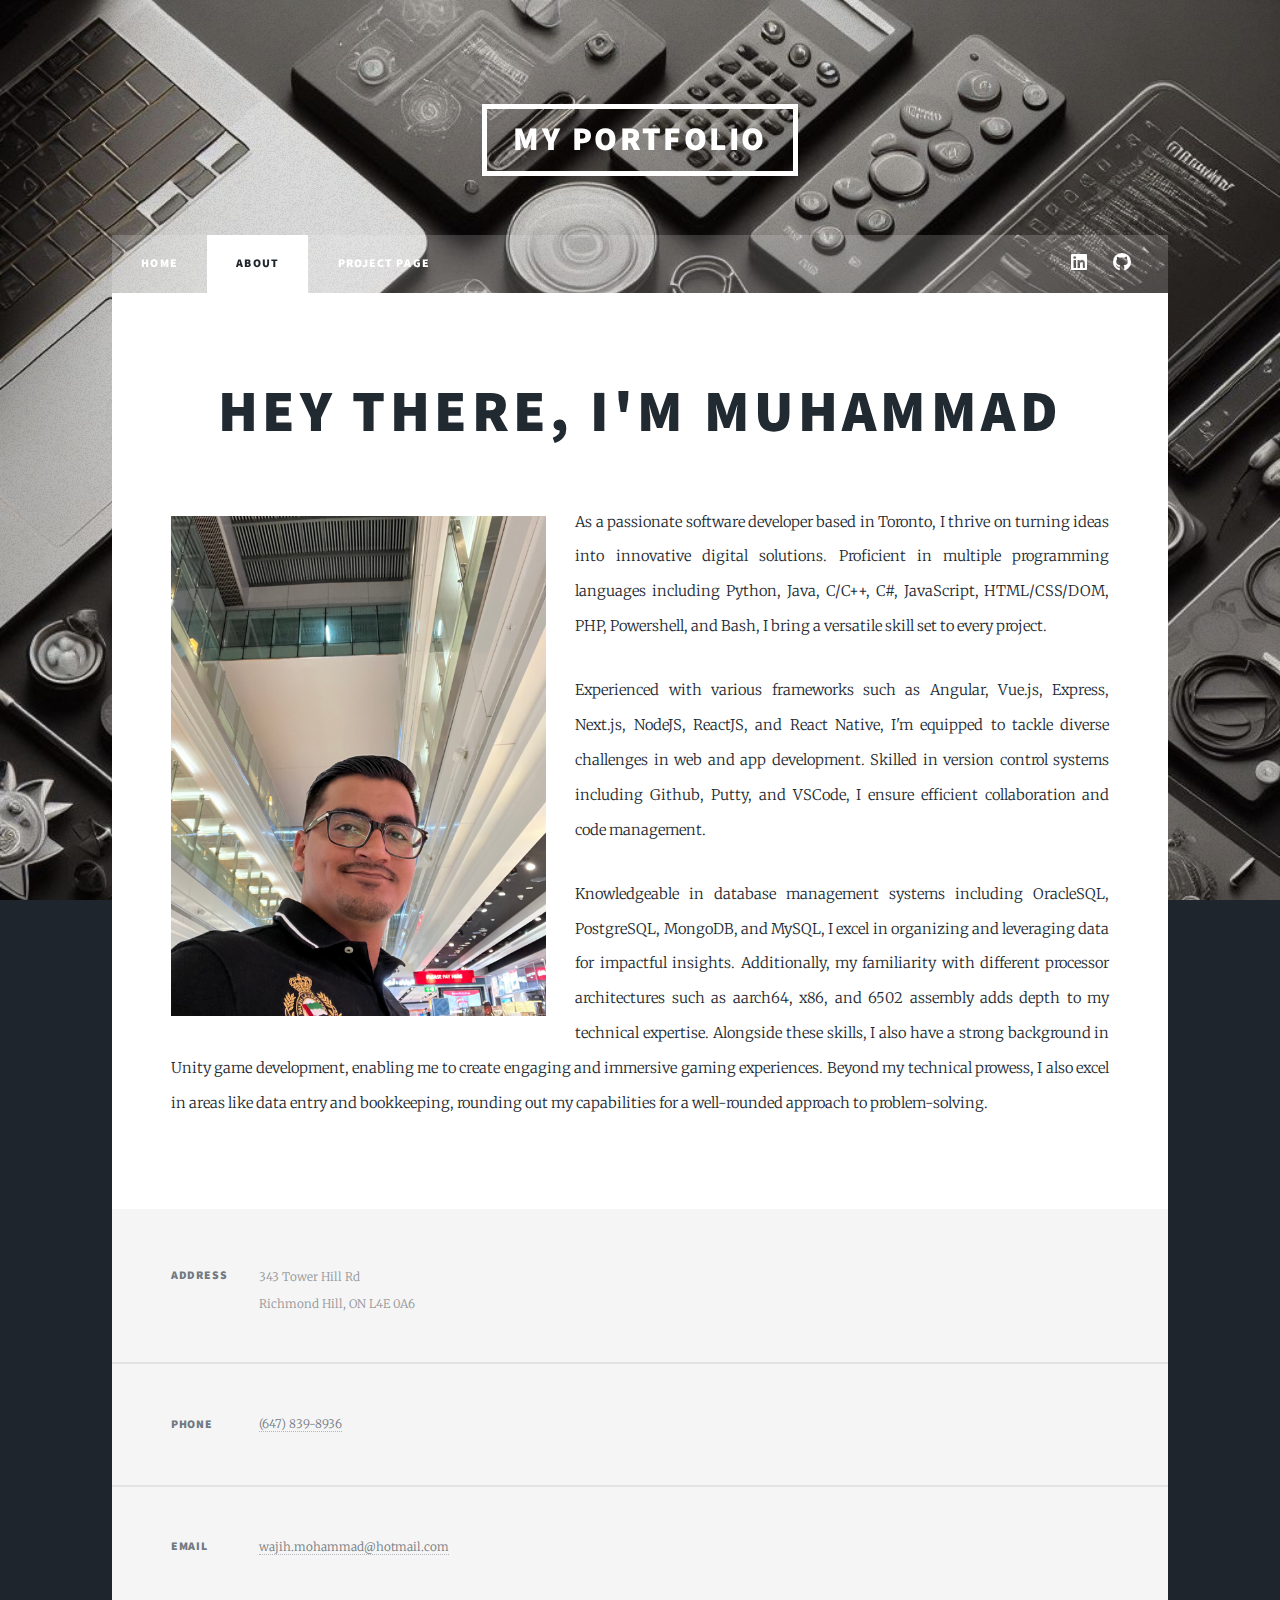
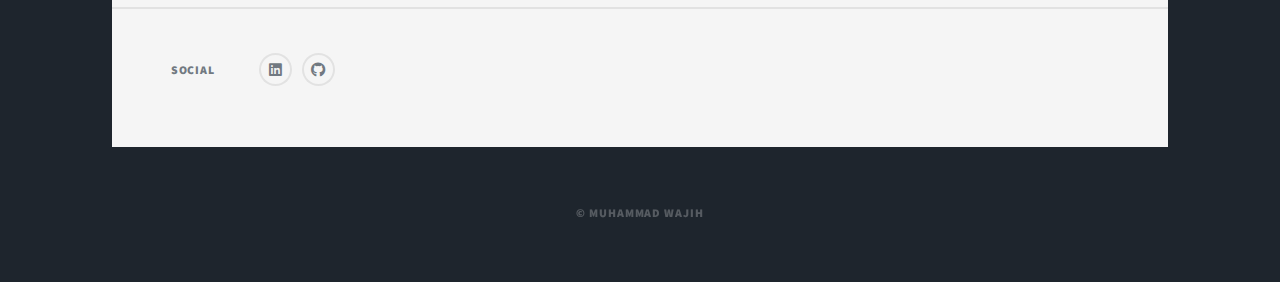
<file: about.html>
<!DOCTYPE HTML>
<!--
	Massively by HTML5 UP
	html5up.net | @ajlkn
	Free for personal and commercial use under the CCA 3.0 license (html5up.net/license)
-->
<html>
	<head>
		<title>Muhammad Wajih Rajani - About</title>
		<meta charset="utf-8" />
		<meta name="viewport" content="width=device-width, initial-scale=1, user-scalable=no" />
		<link rel="stylesheet" href="assets/css/main.css" />
		<noscript><link rel="stylesheet" href="assets/css/noscript.css" /></noscript>
	</head>
	<body class="is-preload">

		<!-- Wrapper -->
			<div id="wrapper">

				<!-- Header -->
					<header id="header">
						<a href="index.html" class="logo">My Portfolio</a>
					</header>

				<!-- Nav -->
					<nav id="nav">
						<ul class="links">
							<li><a href="index.html">Home</a></li>
							<li class="active"><a href="about.html">About</a></li>
							<li><a href="projectpage.html">Project Page</a></li>
						</ul>
						<ul class="icons">
							<li><a href="https://www.linkedin.com/in/muhammadwajih" class="icon brands fa-linkedin"><span class="label">LinkedIn</span></a></li>
							<li><a href="#" class="icon brands fa-github"><span class="label">GitHub</span></a></li></ul>
					</nav>

				<!-- Main -->
					<div id="main">

						<!-- Post -->
							<section class="post">
								<header class="major">
									<h1>Hey there, 
									I'm Muhammad</h1>
								</header>

								<!-- Text stuff -->


									<!-- <h3>Hey there, I'm Muhammad!</h3> -->
									<p><span class="image left"><img src="images/IMG.jpg" alt="" /></span><p>As a passionate software developer based in Toronto, I thrive on turning ideas into innovative digital solutions. Proficient in multiple programming languages including Python, Java, C/C++, C#, JavaScript, HTML/CSS/DOM, PHP, Powershell, and Bash, I bring a versatile skill set to every project.</p>
									<p> Experienced with various frameworks such as Angular, Vue.js, Express, Next.js, NodeJS, ReactJS, and React Native, I'm equipped to tackle diverse challenges in web and app development. Skilled in version control systems including Github, Putty, and VSCode, I ensure efficient collaboration and code management.</p>
									 <p>Knowledgeable in database management systems including OracleSQL, PostgreSQL, MongoDB, and MySQL, I excel in organizing and leveraging data for impactful insights. Additionally, my familiarity with different processor architectures such as aarch64, x86, and 6502 assembly adds depth to my technical expertise. Alongside these skills, I also have a strong background in Unity game development, enabling me to create engaging and immersive gaming experiences. Beyond my technical prowess, I also excel in areas like data entry and bookkeeping, rounding out my capabilities for a well-rounded approach to problem-solving.</p>


							</section>

					</div>

				<!-- Footer -->
				<footer id="footer">
					<section class="split contact">
						<section class="alt">
							<h3>Address</h3>
							<p>343 Tower Hill Rd<br />
							Richmond Hill, ON L4E 0A6</p>
						</section>
						<section>
							<h3>Phone</h3>
							<p><a href="#">(647) 839-8936</a></p>
						</section>
						<section>
							<h3>Email</h3>
							<p><a href="#">wajih.mohammad@hotmail.com</a></p>
						</section>
						<section>
							<h3>Social</h3>
							<ul class="icons alt">
								<li><a href="https://www.linkedin.com/in/muhammadwajih" class="icon brands fa-linkedin"><span class="label">LinkedIn</span></a></li>
								<li><a href="#" class="icon brands alt fa-github"><span class="label">GitHub</span></a></li>
							</ul>
						</section>
					</section>
				</footer>

			<!-- Copyright -->
				<div id="copyright">
					<ul><li>&copy; Muhammad Wajih</li></li></ul>
				</div>

			</div>

		<!-- Scripts -->
			<script src="assets/js/jquery.min.js"></script>
			<script src="assets/js/jquery.scrollex.min.js"></script>
			<script src="assets/js/jquery.scrolly.min.js"></script>
			<script src="assets/js/browser.min.js"></script>
			<script src="assets/js/breakpoints.min.js"></script>
			<script src="assets/js/util.js"></script>
			<script src="assets/js/main.js"></script>

	</body>
</html>
</file>
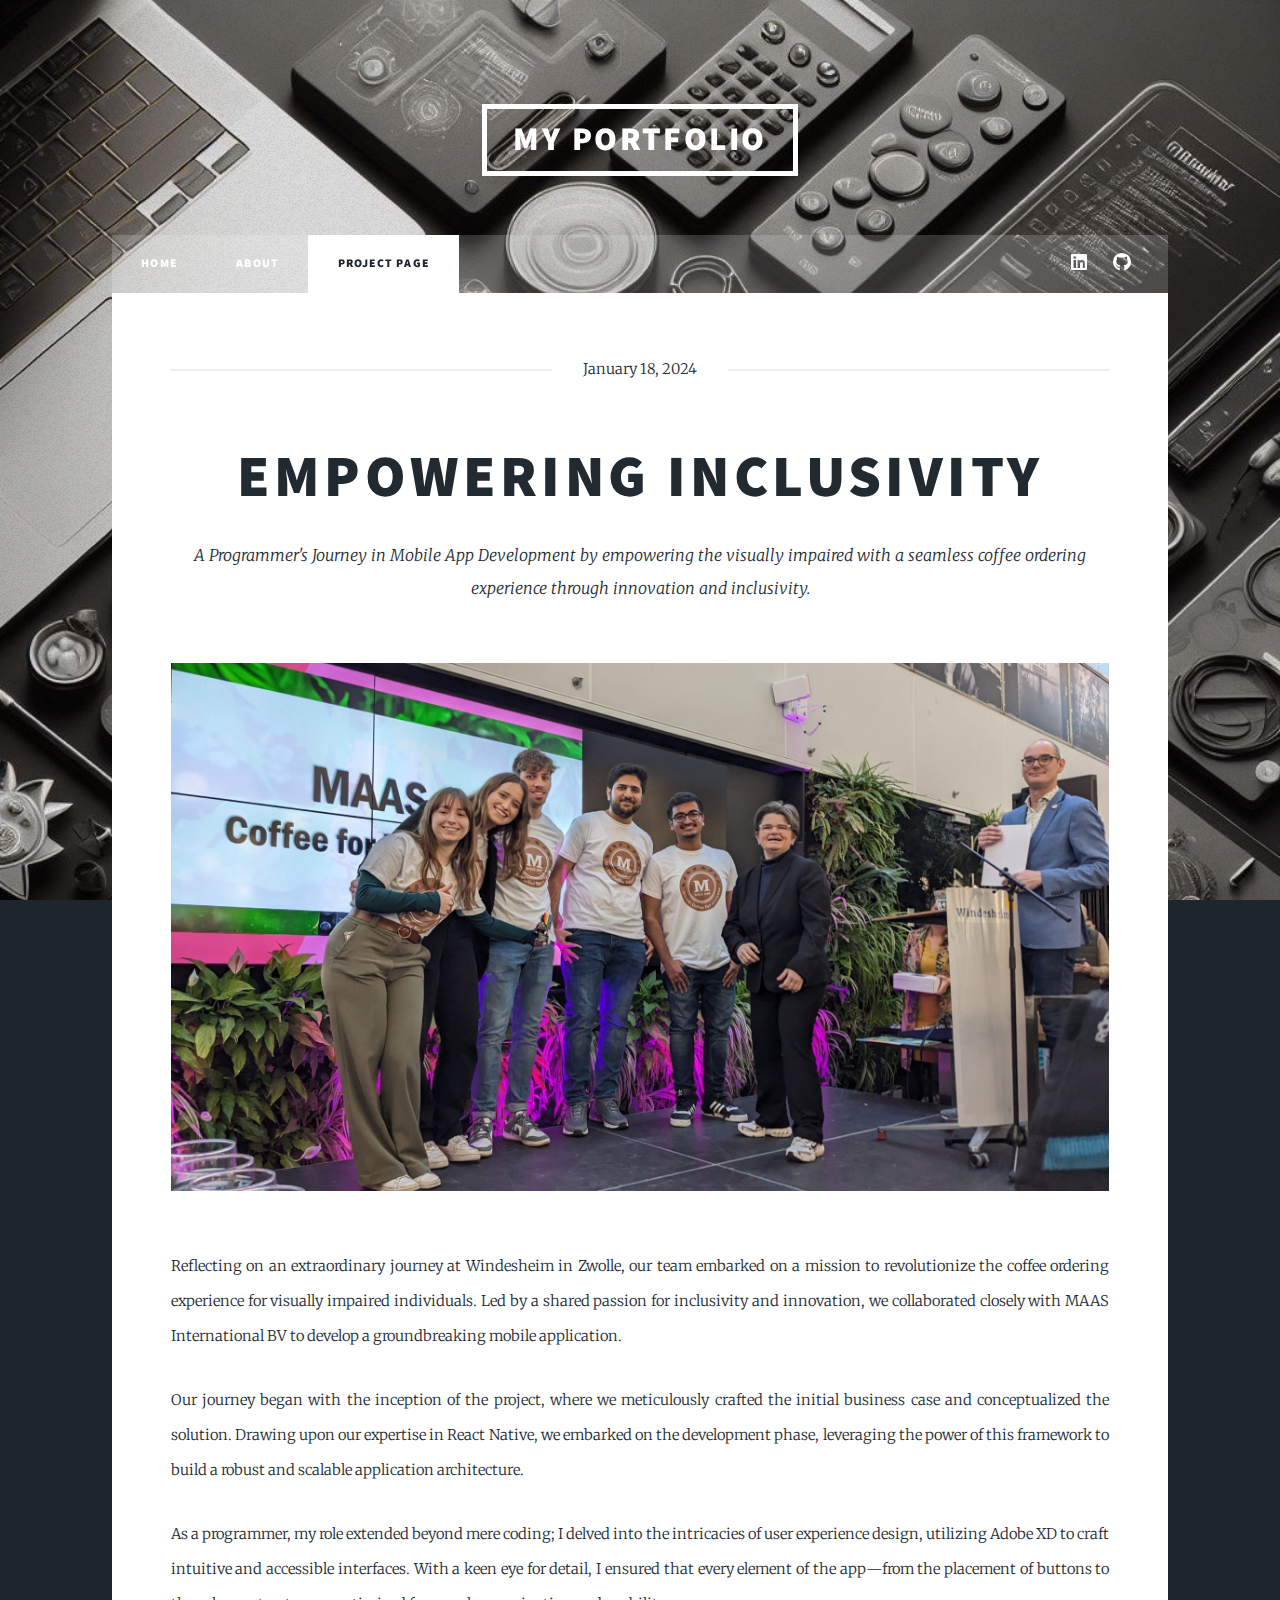
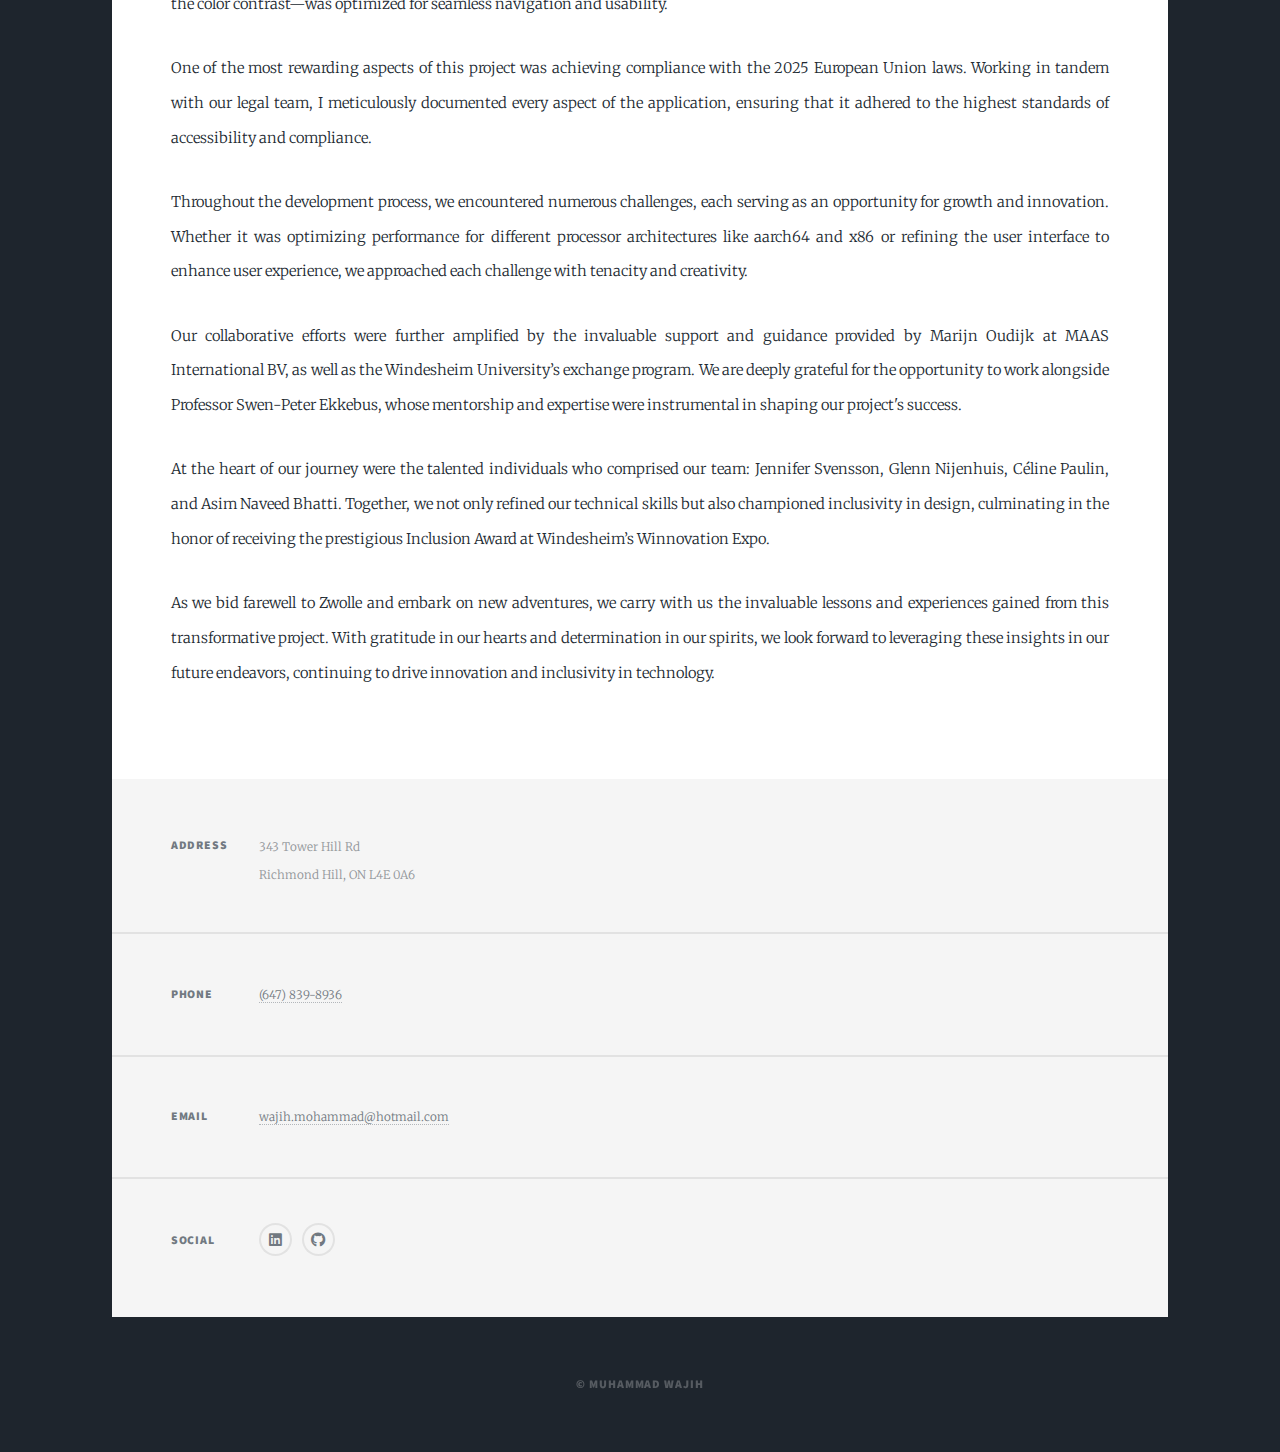
<file: elements.html>
<!DOCTYPE HTML>
<!--
	Massively by HTML5 UP
	html5up.net | @ajlkn
	Free for personal and commercial use under the CCA 3.0 license (html5up.net/license)
-->
<html>
	<head>
		<title>Muhammad Wajih Rajani - Project Page</title>
		<meta charset="utf-8" />
		<meta name="viewport" content="width=device-width, initial-scale=1, user-scalable=no" />
		<link rel="stylesheet" href="assets/css/main.css" />
		<noscript><link rel="stylesheet" href="assets/css/noscript.css" /></noscript>
	</head>
	<body class="is-preload">

		<!-- Wrapper -->
			<div id="wrapper">

				<!-- Header -->
					<header id="header">
						<a href="index.html" class="logo">My Portfolio</a>
					</header>

				<!-- Nav -->
					<nav id="nav">
						<ul class="links">
							<li><a href="index.html">Home</a></li>
							<li><a href="generic.html">About</a></li>
							<li class="active"><a href="elements.html">Project Page</a></li>
						</ul>
						<ul class="icons">
							<li><a href="https://www.linkedin.com/in/muhammadwajih" class="icon brands fa-linkedin"><span class="label">LinkedIn</span></a></li>
							<li><a href="#" class="icon brands fa-github"><span class="label">GitHub</span></a></li></ul>
					</nav>

				<!-- Main -->
					<div id="main">

						<!-- Post -->
							<section class="post">
								<header class="major">
									<span class="date">January 18, 2024</span>
									<h1>Empowering Inclusivity</h1>
									<p>
										A Programmer's Journey in Mobile App Development by empowering the visually impaired with a seamless coffee ordering experience through innovation and inclusivity.</p>
								</header>
								<div class="image main"><img src="images/team.jpeg" alt="" /></div>
								<p>Reflecting on an extraordinary journey at Windesheim in Zwolle, our team embarked on a mission to revolutionize the coffee ordering experience for visually impaired individuals. Led by a shared passion for inclusivity and innovation, we collaborated closely with MAAS International BV to develop a groundbreaking mobile application.</p>
								<p>Our journey began with the inception of the project, where we meticulously crafted the initial business case and conceptualized the solution. Drawing upon our expertise in React Native, we embarked on the development phase, leveraging the power of this framework to build a robust and scalable application architecture.</p>
							    <p>As a programmer, my role extended beyond mere coding; I delved into the intricacies of user experience design, utilizing Adobe XD to craft intuitive and accessible interfaces. With a keen eye for detail, I ensured that every element of the app—from the placement of buttons to the color contrast—was optimized for seamless navigation and usability.</p>
								<p>One of the most rewarding aspects of this project was achieving compliance with the 2025 European Union laws. Working in tandem with our legal team, I meticulously documented every aspect of the application, ensuring that it adhered to the highest standards of accessibility and compliance.</p>
								<p>Throughout the development process, we encountered numerous challenges, each serving as an opportunity for growth and innovation. Whether it was optimizing performance for different processor architectures like aarch64 and x86 or refining the user interface to enhance user experience, we approached each challenge with tenacity and creativity.</p>
								<p>Our collaborative efforts were further amplified by the invaluable support and guidance provided by Marijn Oudijk at MAAS International BV, as well as the Windesheim University’s exchange program. We are deeply grateful for the opportunity to work alongside Professor Swen-Peter Ekkebus, whose mentorship and expertise were instrumental in shaping our project's success.</p>
								<p>At the heart of our journey were the talented individuals who comprised our team: Jennifer Svensson, Glenn Nijenhuis, Céline Paulin, and Asim Naveed Bhatti. Together, we not only refined our technical skills but also championed inclusivity in design, culminating in the honor of receiving the prestigious Inclusion Award at Windesheim’s Winnovation Expo.</p>
								<p>As we bid farewell to Zwolle and embark on new adventures, we carry with us the invaluable lessons and experiences gained from this transformative project. With gratitude in our hearts and determination in our spirits, we look forward to leveraging these insights in our future endeavors, continuing to drive innovation and inclusivity in technology.</p>
							</section>

					</div>

				<!-- Footer -->
				<footer id="footer">
					<section class="split contact">
						<section class="alt">
							<h3>Address</h3>
							<p>343 Tower Hill Rd<br />
							Richmond Hill, ON L4E 0A6</p>
						</section>
						<section>
							<h3>Phone</h3>
							<p><a href="#">(647) 839-8936</a></p>
						</section>
						<section>
							<h3>Email</h3>
							<p><a href="#">wajih.mohammad@hotmail.com</a></p>
						</section>
						<section>
							<h3>Social</h3>
							<ul class="icons alt">
								<li><a href="https://www.linkedin.com/in/muhammadwajih" class="icon brands fa-linkedin"><span class="label">LinkedIn</span></a></li>
								<li><a href="#" class="icon brands alt fa-github"><span class="label">GitHub</span></a></li>
							</ul>
						</section>
					</section>
				</footer>

			<!-- Copyright -->
				<div id="copyright">
					<ul><li>&copy; Muhammad Wajih</li></li></ul>
				</div>

			</div>

		<!-- Scripts -->
			<script src="assets/js/jquery.min.js"></script>
			<script src="assets/js/jquery.scrollex.min.js"></script>
			<script src="assets/js/jquery.scrolly.min.js"></script>
			<script src="assets/js/browser.min.js"></script>
			<script src="assets/js/breakpoints.min.js"></script>
			<script src="assets/js/util.js"></script>
			<script src="assets/js/main.js"></script>

	</body>
</html>
</file>
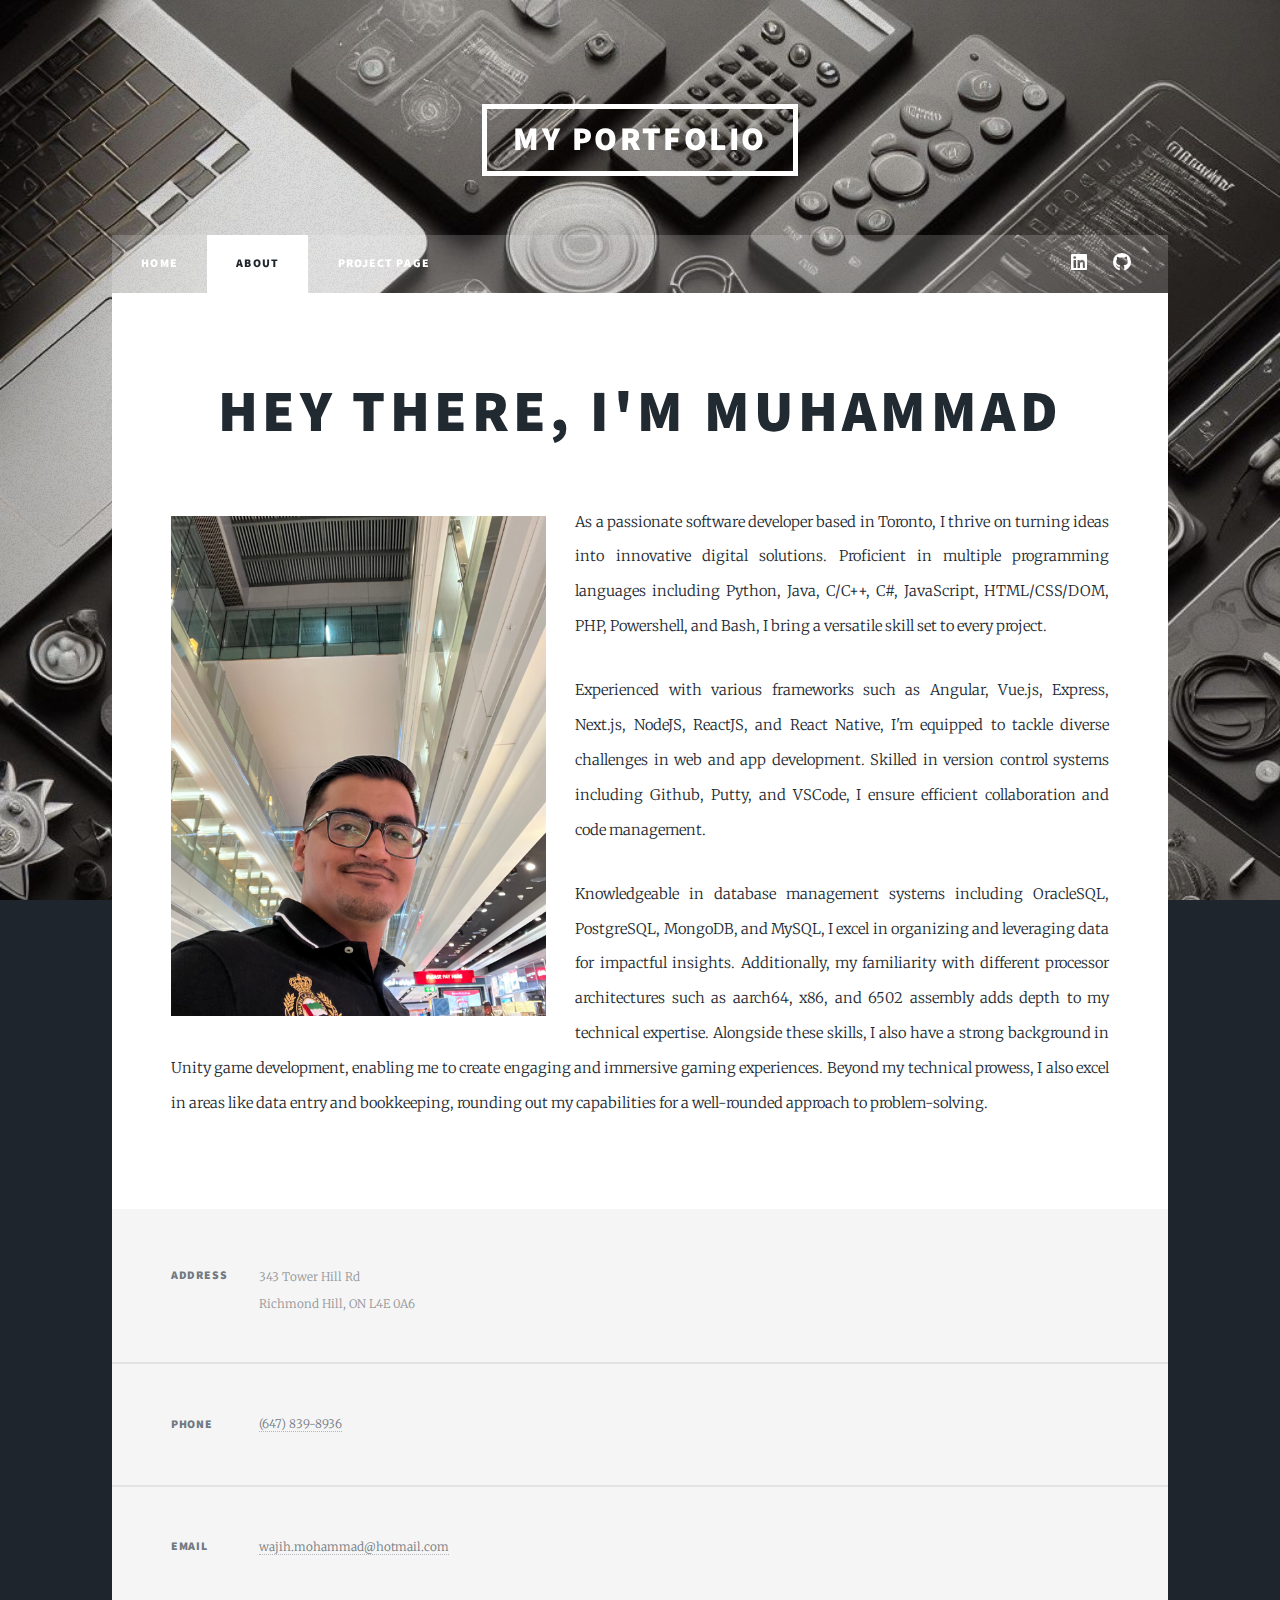
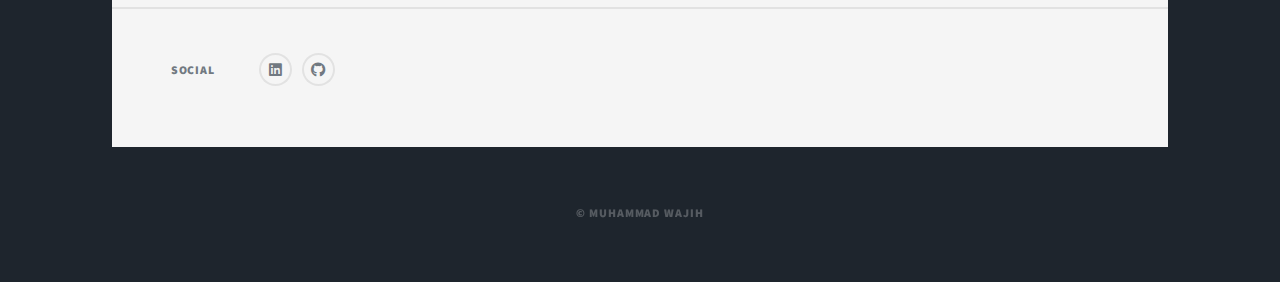
<file: generic.html>
<!DOCTYPE HTML>
<!--
	Massively by HTML5 UP
	html5up.net | @ajlkn
	Free for personal and commercial use under the CCA 3.0 license (html5up.net/license)
-->
<html>
	<head>
		<title>Muhammad Wajih Rajani - About</title>
		<meta charset="utf-8" />
		<meta name="viewport" content="width=device-width, initial-scale=1, user-scalable=no" />
		<link rel="stylesheet" href="assets/css/main.css" />
		<noscript><link rel="stylesheet" href="assets/css/noscript.css" /></noscript>
	</head>
	<body class="is-preload">

		<!-- Wrapper -->
			<div id="wrapper">

				<!-- Header -->
					<header id="header">
						<a href="index.html" class="logo">My Portfolio</a>
					</header>

				<!-- Nav -->
					<nav id="nav">
						<ul class="links">
							<li><a href="index.html">Home</a></li>
							<li class="active"><a href="generic.html">About</a></li>
							<li><a href="elements.html">Project Page</a></li>
						</ul>
						<ul class="icons">
							<li><a href="https://www.linkedin.com/in/muhammadwajih" class="icon brands fa-linkedin"><span class="label">LinkedIn</span></a></li>
							<li><a href="#" class="icon brands fa-github"><span class="label">GitHub</span></a></li></ul>
					</nav>

				<!-- Main -->
					<div id="main">

						<!-- Post -->
							<section class="post">
								<header class="major">
									<h1>Hey there, 
									I'm Muhammad</h1>
								</header>

								<!-- Text stuff -->


									<!-- <h3>Hey there, I'm Muhammad!</h3> -->
									<p><span class="image left"><img src="images/IMG.jpg" alt="" /></span><p>As a passionate software developer based in Toronto, I thrive on turning ideas into innovative digital solutions. Proficient in multiple programming languages including Python, Java, C/C++, C#, JavaScript, HTML/CSS/DOM, PHP, Powershell, and Bash, I bring a versatile skill set to every project.</p>
									<p> Experienced with various frameworks such as Angular, Vue.js, Express, Next.js, NodeJS, ReactJS, and React Native, I'm equipped to tackle diverse challenges in web and app development. Skilled in version control systems including Github, Putty, and VSCode, I ensure efficient collaboration and code management.</p>
									 <p>Knowledgeable in database management systems including OracleSQL, PostgreSQL, MongoDB, and MySQL, I excel in organizing and leveraging data for impactful insights. Additionally, my familiarity with different processor architectures such as aarch64, x86, and 6502 assembly adds depth to my technical expertise. Alongside these skills, I also have a strong background in Unity game development, enabling me to create engaging and immersive gaming experiences. Beyond my technical prowess, I also excel in areas like data entry and bookkeeping, rounding out my capabilities for a well-rounded approach to problem-solving.</p>


							</section>

					</div>

				<!-- Footer -->
				<footer id="footer">
					<section class="split contact">
						<section class="alt">
							<h3>Address</h3>
							<p>343 Tower Hill Rd<br />
							Richmond Hill, ON L4E 0A6</p>
						</section>
						<section>
							<h3>Phone</h3>
							<p><a href="#">(647) 839-8936</a></p>
						</section>
						<section>
							<h3>Email</h3>
							<p><a href="#">wajih.mohammad@hotmail.com</a></p>
						</section>
						<section>
							<h3>Social</h3>
							<ul class="icons alt">
								<li><a href="https://www.linkedin.com/in/muhammadwajih" class="icon brands fa-linkedin"><span class="label">LinkedIn</span></a></li>
								<li><a href="#" class="icon brands alt fa-github"><span class="label">GitHub</span></a></li>
							</ul>
						</section>
					</section>
				</footer>

			<!-- Copyright -->
				<div id="copyright">
					<ul><li>&copy; Muhammad Wajih</li></li></ul>
				</div>

			</div>

		<!-- Scripts -->
			<script src="assets/js/jquery.min.js"></script>
			<script src="assets/js/jquery.scrollex.min.js"></script>
			<script src="assets/js/jquery.scrolly.min.js"></script>
			<script src="assets/js/browser.min.js"></script>
			<script src="assets/js/breakpoints.min.js"></script>
			<script src="assets/js/util.js"></script>
			<script src="assets/js/main.js"></script>

	</body>
</html>
</file>
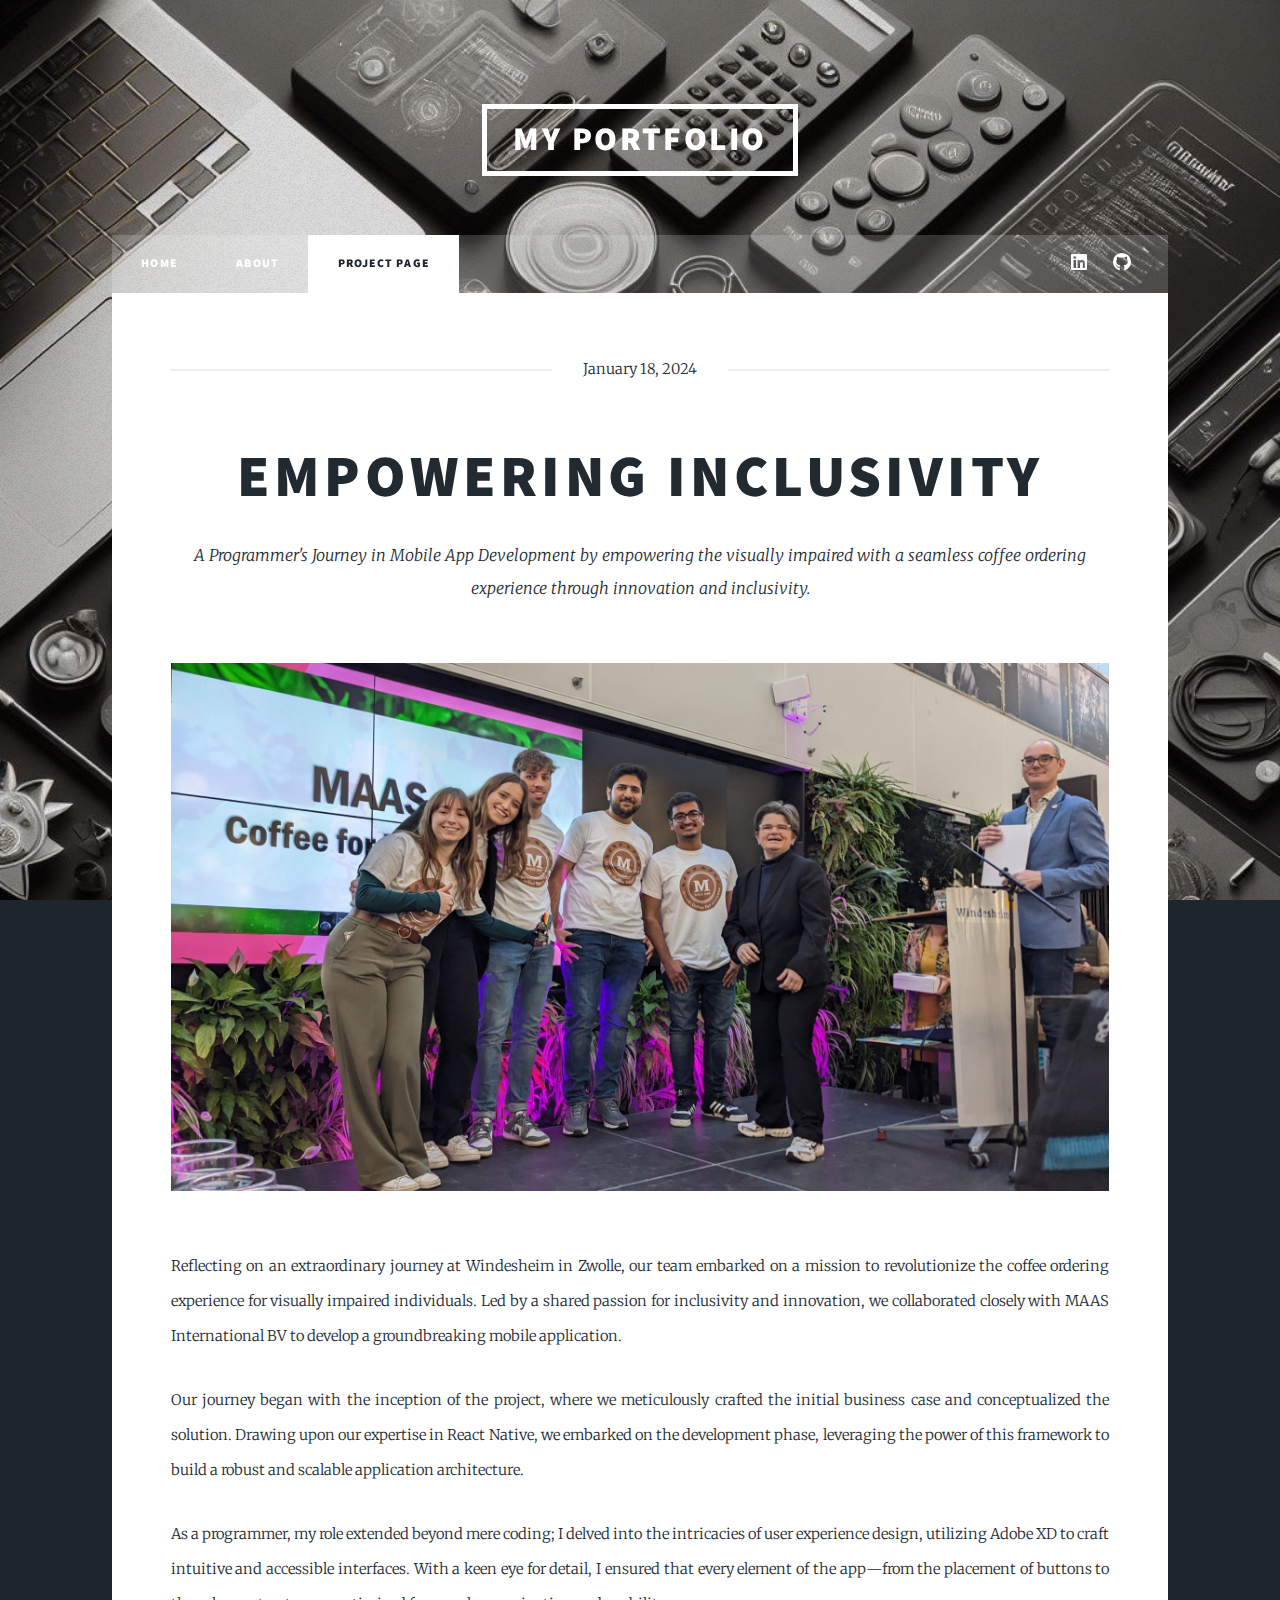
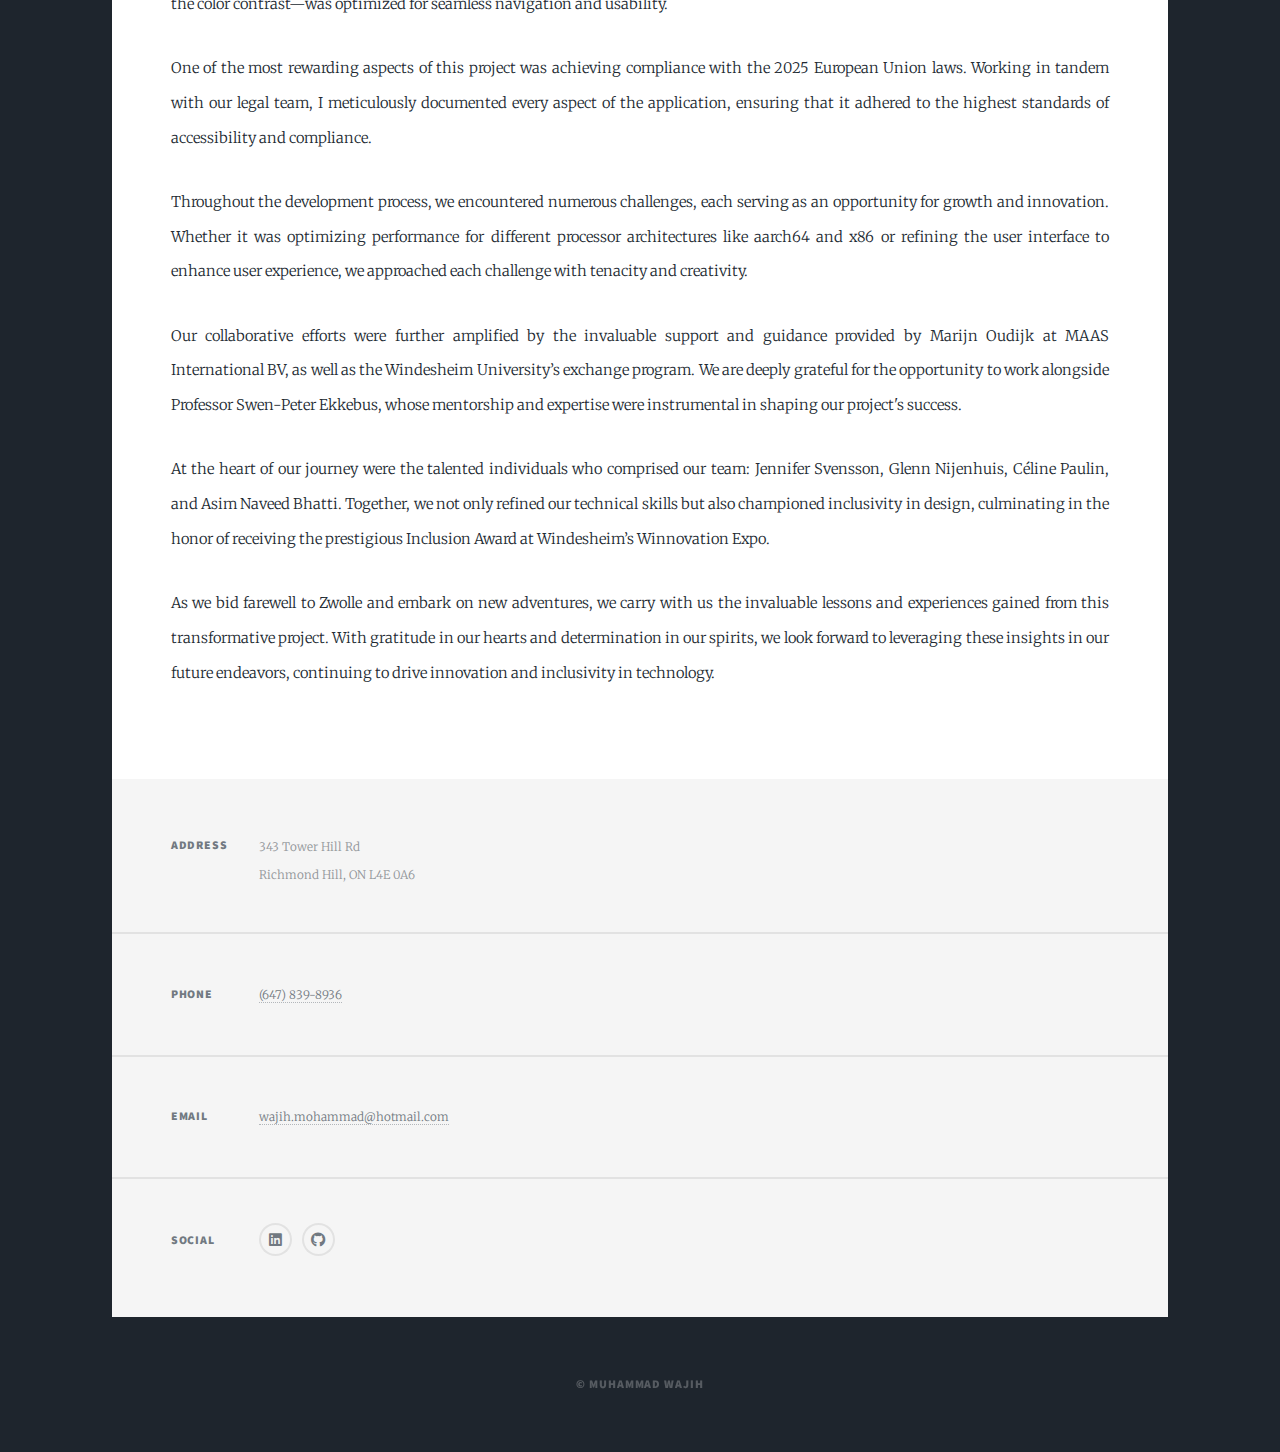
<file: projectpage.html>
<!DOCTYPE HTML>
<!--
	Massively by HTML5 UP
	html5up.net | @ajlkn
	Free for personal and commercial use under the CCA 3.0 license (html5up.net/license)
-->
<html>
	<head>
		<title>Muhammad Wajih Rajani - Project Page</title>
		<meta charset="utf-8" />
		<meta name="viewport" content="width=device-width, initial-scale=1, user-scalable=no" />
		<link rel="stylesheet" href="assets/css/main.css" />
		<noscript><link rel="stylesheet" href="assets/css/noscript.css" /></noscript>
	</head>
	<body class="is-preload">

		<!-- Wrapper -->
			<div id="wrapper">

				<!-- Header -->
					<header id="header">
						<a href="index.html" class="logo">My Portfolio</a>
					</header>

				<!-- Nav -->
					<nav id="nav">
						<ul class="links">
							<li><a href="index.html">Home</a></li>
							<li><a href="about.html">About</a></li>
							<li class="active"><a href="projectpage.html">Project Page</a></li>
						</ul>
						<ul class="icons">
							<li><a href="https://www.linkedin.com/in/muhammadwajih" class="icon brands fa-linkedin"><span class="label">LinkedIn</span></a></li>
							<li><a href="#" class="icon brands fa-github"><span class="label">GitHub</span></a></li></ul>
					</nav>

				<!-- Main -->
					<div id="main">

						<!-- Post -->
							<section class="post">
								<header class="major">
									<span class="date">January 18, 2024</span>
									<h1>Empowering Inclusivity</h1>
									<p>
										A Programmer's Journey in Mobile App Development by empowering the visually impaired with a seamless coffee ordering experience through innovation and inclusivity.</p>
								</header>
								<div class="image main"><img src="images/team.jpeg" alt="" /></div>
								<p>Reflecting on an extraordinary journey at Windesheim in Zwolle, our team embarked on a mission to revolutionize the coffee ordering experience for visually impaired individuals. Led by a shared passion for inclusivity and innovation, we collaborated closely with MAAS International BV to develop a groundbreaking mobile application.</p>
								<p>Our journey began with the inception of the project, where we meticulously crafted the initial business case and conceptualized the solution. Drawing upon our expertise in React Native, we embarked on the development phase, leveraging the power of this framework to build a robust and scalable application architecture.</p>
							    <p>As a programmer, my role extended beyond mere coding; I delved into the intricacies of user experience design, utilizing Adobe XD to craft intuitive and accessible interfaces. With a keen eye for detail, I ensured that every element of the app—from the placement of buttons to the color contrast—was optimized for seamless navigation and usability.</p>
								<p>One of the most rewarding aspects of this project was achieving compliance with the 2025 European Union laws. Working in tandem with our legal team, I meticulously documented every aspect of the application, ensuring that it adhered to the highest standards of accessibility and compliance.</p>
								<p>Throughout the development process, we encountered numerous challenges, each serving as an opportunity for growth and innovation. Whether it was optimizing performance for different processor architectures like aarch64 and x86 or refining the user interface to enhance user experience, we approached each challenge with tenacity and creativity.</p>
								<p>Our collaborative efforts were further amplified by the invaluable support and guidance provided by Marijn Oudijk at MAAS International BV, as well as the Windesheim University’s exchange program. We are deeply grateful for the opportunity to work alongside Professor Swen-Peter Ekkebus, whose mentorship and expertise were instrumental in shaping our project's success.</p>
								<p>At the heart of our journey were the talented individuals who comprised our team: Jennifer Svensson, Glenn Nijenhuis, Céline Paulin, and Asim Naveed Bhatti. Together, we not only refined our technical skills but also championed inclusivity in design, culminating in the honor of receiving the prestigious Inclusion Award at Windesheim’s Winnovation Expo.</p>
								<p>As we bid farewell to Zwolle and embark on new adventures, we carry with us the invaluable lessons and experiences gained from this transformative project. With gratitude in our hearts and determination in our spirits, we look forward to leveraging these insights in our future endeavors, continuing to drive innovation and inclusivity in technology.</p>
							</section>

					</div>

				<!-- Footer -->
				<footer id="footer">
					<section class="split contact">
						<section class="alt">
							<h3>Address</h3>
							<p>343 Tower Hill Rd<br />
							Richmond Hill, ON L4E 0A6</p>
						</section>
						<section>
							<h3>Phone</h3>
							<p><a href="#">(647) 839-8936</a></p>
						</section>
						<section>
							<h3>Email</h3>
							<p><a href="#">wajih.mohammad@hotmail.com</a></p>
						</section>
						<section>
							<h3>Social</h3>
							<ul class="icons alt">
								<li><a href="https://www.linkedin.com/in/muhammadwajih" class="icon brands fa-linkedin"><span class="label">LinkedIn</span></a></li>
								<li><a href="#" class="icon brands alt fa-github"><span class="label">GitHub</span></a></li>
							</ul>
						</section>
					</section>
				</footer>

			<!-- Copyright -->
				<div id="copyright">
					<ul><li>&copy; Muhammad Wajih</li></li></ul>
				</div>

			</div>

		<!-- Scripts -->
			<script src="assets/js/jquery.min.js"></script>
			<script src="assets/js/jquery.scrollex.min.js"></script>
			<script src="assets/js/jquery.scrolly.min.js"></script>
			<script src="assets/js/browser.min.js"></script>
			<script src="assets/js/breakpoints.min.js"></script>
			<script src="assets/js/util.js"></script>
			<script src="assets/js/main.js"></script>

	</body>
</html>
</file>
<file: assets/css/main.css>
@import url(fontawesome-all.min.css);
@import url("https://fonts.googleapis.com/css?family=Merriweather:300,700,300italic,700italic|Source+Sans+Pro:900");

/*
	Massively by HTML5 UP
	html5up.net | @ajlkn
	Free for personal and commercial use under the CCA 3.0 license (html5up.net/license)
*/

html, body, div, span, applet, object,
iframe, h1, h2, h3, h4, h5, h6, p, blockquote,
pre, a, abbr, acronym, address, big, cite,
code, del, dfn, em, img, ins, kbd, q, s, samp,
small, strike, strong, sub, sup, tt, var, b,
u, i, center, dl, dt, dd, ol, ul, li, fieldset,
form, label, legend, table, caption, tbody,
tfoot, thead, tr, th, td, article, aside,
canvas, details, embed, figure, figcaption,
footer, header, hgroup, menu, nav, output, ruby,
section, summary, time, mark, audio, video {
	margin: 0;
	padding: 0;
	border: 0;
	font-size: 100%;
	font: inherit;
	vertical-align: baseline;}

article, aside, details, figcaption, figure,
footer, header, hgroup, menu, nav, section {
	display: block;}

body {
	line-height: 1;
}

ol, ul {
	list-style: none;
}

blockquote, q {
	quotes: none;
}

	blockquote:before, blockquote:after, q:before, q:after {
		content: '';
		content: none;
	}

table {
	border-collapse: collapse;
	border-spacing: 0;
}

body {
	-webkit-text-size-adjust: none;
}

mark {
	background-color: transparent;
	color: inherit;
}

input::-moz-focus-inner {
	border: 0;
	padding: 0;
}

input, select, textarea {
	-moz-appearance: none;
	-webkit-appearance: none;
	-ms-appearance: none;
	appearance: none;
}

/* Basic */

	@-ms-viewport {
		width: device-width;
	}

	body {
		-ms-overflow-style: scrollbar;
	}

	@media screen and (max-width: 480px) {

		html, body {
			min-width: 320px;
		}

	}

	html {
		box-sizing: border-box;
	}

	*, *:before, *:after {
		box-sizing: inherit;
	}

	body {
		background-color: #1e252d;
	}

		body.is-preload *, body.is-preload *:before, body.is-preload *:after {
			-moz-animation: none !important;
			-webkit-animation: none !important;
			-ms-animation: none !important;
			animation: none !important;
			-moz-transition: none !important;
			-webkit-transition: none !important;
			-ms-transition: none !important;
			transition: none !important;
		}

/* Type */

	html {
		font-size: 16pt;
	}

		@media screen and (max-width: 1680px) {

			html {
				font-size: 12pt;
			}

		}

		@media screen and (max-width: 1280px) {

			html {
				font-size: 11pt;
			}

		}

		@media screen and (max-width: 360px) {

			html {
				font-size: 10pt;
			}

		}

	body {
		color: #212931;
	}

	body, input, select, textarea {
		font-family: "Merriweather", Georgia, serif;
		font-weight: 300;
		font-size: 1rem;
		line-height: 2.375;
	}

	a {
		-moz-transition: color 0.2s ease-in-out, background-color 0.2s ease-in-out, border-color 0.2s ease-in-out, box-shadow 0.2s ease-in-out;
		-webkit-transition: color 0.2s ease-in-out, background-color 0.2s ease-in-out, border-color 0.2s ease-in-out, box-shadow 0.2s ease-in-out;
		-ms-transition: color 0.2s ease-in-out, background-color 0.2s ease-in-out, border-color 0.2s ease-in-out, box-shadow 0.2s ease-in-out;
		transition: color 0.2s ease-in-out, background-color 0.2s ease-in-out, border-color 0.2s ease-in-out, box-shadow 0.2s ease-in-out;
		border-bottom: dotted 1px;
		text-decoration: none;
	}

		a:hover {
			border-bottom-color: transparent;
		}

	strong, b {
		font-weight: 600;
	}

	em, i {
		font-style: italic;
	}

	p {
		text-align: justify;
		margin: 0 0 2rem 0;
	}

	h1, h2, h3, h4, h5, h6 {
		font-family: "Source Sans Pro", Helvetica, sans-serif;
		font-weight: 900;
		line-height: 1.5;
		letter-spacing: 0.075em;
		text-transform: uppercase;
		margin: 0 0 1rem 0;
	}

		h1 a, h2 a, h3 a, h4 a, h5 a, h6 a {
			border-bottom: 0;
			color: inherit;
			text-decoration: none;
		}

	h1 {
		font-size: 4rem;
		line-height: 1.1;
		margin: 0 0 2rem 0;
	}

	h2 {
		font-size: 1.75rem;
		line-height: 1.3;
		margin: 0 0 1.5rem 0;
	}

	h3 {
		font-size: 1.25rem;
		margin: 0 0 1.5rem 0;
	}

	h4 {
		font-size: 1rem;
	}

	h5 {
		font-size: 0.9rem;
	}

	h6 {
		font-size: 0.8rem;
	}

	sub {
		font-size: 0.8rem;
		position: relative;
		top: 0.5rem;
	}

	sup {
		font-size: 0.8rem;
		position: relative;
		top: -0.5rem;
	}

	blockquote {
		border-left: solid 4px;
		font-style: italic;
		margin: 0 0 2rem 0;
		padding: 0.5rem 0 0.5rem 2rem;
	}

	code {
		border: solid 2px;
		font-family: "Courier New", monospace;
		font-size: 0.9rem;
		margin: 0 0.25rem;
		padding: 0.25rem 0.65rem;
	}

	pre {
		-webkit-overflow-scrolling: touch;
		font-family: "Courier New", monospace;
		font-size: 0.9rem;
		margin: 0 0 2rem 0;
	}

		pre code {
			display: block;
			line-height: 1.75;
			padding: 1rem 1.5rem;
			overflow-x: auto;
		}

	hr {
		border: 0;
		border-bottom: solid 2px;
		margin: 3rem 0;
	}

		hr.major {
			margin: 5rem 0;
		}

	.align-left {
		text-align: left;
	}

	.align-center {
		text-align: center;
	}

	.align-right {
		text-align: right;
	}

	input, select, textarea {
		color: #212931;
	}

	a {
		color: #212931;
		border-bottom-color: rgba(33, 41, 49, 0.5);
	}

		a:hover {
			border-bottom-color: transparent;
			color: #18bfef !important;
		}

	strong, b {
		color: #212931;
	}

	h1, h2, h3, h4, h5, h6 {
		color: #212931;
	}

	blockquote {
		border-left-color: #eeeeee;
	}

	code {
		background: rgba(220, 220, 220, 0.25);
		border-color: #eeeeee;
	}

	hr {
		border-bottom-color: #eeeeee;
	}

/* Row */

	.row {
		display: flex;
		flex-wrap: wrap;
		box-sizing: border-box;
		align-items: stretch;
	}

		.row > * {
			box-sizing: border-box;
		}

		.row.gtr-uniform > * > :last-child {
			margin-bottom: 0;
		}

		.row.aln-left {
			justify-content: flex-start;
		}

		.row.aln-center {
			justify-content: center;
		}

		.row.aln-right {
			justify-content: flex-end;
		}

		.row.aln-top {
			align-items: flex-start;
		}

		.row.aln-middle {
			align-items: center;
		}

		.row.aln-bottom {
			align-items: flex-end;
		}

		.row > .imp {
			order: -1;
		}

		.row > .col-1 {
			width: 8.33333%;
		}

		.row > .off-1 {
			margin-left: 8.33333%;
		}

		.row > .col-2 {
			width: 16.66667%;
		}

		.row > .off-2 {
			margin-left: 16.66667%;
		}

		.row > .col-3 {
			width: 25%;
		}

		.row > .off-3 {
			margin-left: 25%;
		}

		.row > .col-4 {
			width: 33.33333%;
		}

		.row > .off-4 {
			margin-left: 33.33333%;
		}

		.row > .col-5 {
			width: 41.66667%;
		}

		.row > .off-5 {
			margin-left: 41.66667%;
		}

		.row > .col-6 {
			width: 50%;
		}

		.row > .off-6 {
			margin-left: 50%;
		}

		.row > .col-7 {
			width: 58.33333%;
		}

		.row > .off-7 {
			margin-left: 58.33333%;
		}

		.row > .col-8 {
			width: 66.66667%;
		}

		.row > .off-8 {
			margin-left: 66.66667%;
		}

		.row > .col-9 {
			width: 75%;
		}

		.row > .off-9 {
			margin-left: 75%;
		}

		.row > .col-10 {
			width: 83.33333%;
		}

		.row > .off-10 {
			margin-left: 83.33333%;
		}

		.row > .col-11 {
			width: 91.66667%;
		}

		.row > .off-11 {
			margin-left: 91.66667%;
		}

		.row > .col-12 {
			width: 100%;
		}

		.row > .off-12 {
			margin-left: 100%;
		}

		.row.gtr-0 {
			margin-top: 0;
			margin-left: 0rem;
		}

			.row.gtr-0 > * {
				padding: 0 0 0 0rem;
			}

			.row.gtr-0.gtr-uniform {
				margin-top: 0rem;
			}

				.row.gtr-0.gtr-uniform > * {
					padding-top: 0rem;
				}

		.row.gtr-25 {
			margin-top: 0;
			margin-left: -0.375rem;
		}

			.row.gtr-25 > * {
				padding: 0 0 0 0.375rem;
			}

			.row.gtr-25.gtr-uniform {
				margin-top: -0.375rem;
			}

				.row.gtr-25.gtr-uniform > * {
					padding-top: 0.375rem;
				}

		.row.gtr-50 {
			margin-top: 0;
			margin-left: -0.75rem;
		}

			.row.gtr-50 > * {
				padding: 0 0 0 0.75rem;
			}

			.row.gtr-50.gtr-uniform {
				margin-top: -0.75rem;
			}

				.row.gtr-50.gtr-uniform > * {
					padding-top: 0.75rem;
				}

		.row {
			margin-top: 0;
			margin-left: -1.5rem;
		}

			.row > * {
				padding: 0 0 0 1.5rem;
			}

			.row.gtr-uniform {
				margin-top: -1.5rem;
			}

				.row.gtr-uniform > * {
					padding-top: 1.5rem;
				}

		.row.gtr-150 {
			margin-top: 0;
			margin-left: -2.25rem;
		}

			.row.gtr-150 > * {
				padding: 0 0 0 2.25rem;
			}

			.row.gtr-150.gtr-uniform {
				margin-top: -2.25rem;
			}

				.row.gtr-150.gtr-uniform > * {
					padding-top: 2.25rem;
				}

		.row.gtr-200 {
			margin-top: 0;
			margin-left: -3rem;
		}

			.row.gtr-200 > * {
				padding: 0 0 0 3rem;
			}

			.row.gtr-200.gtr-uniform {
				margin-top: -3rem;
			}

				.row.gtr-200.gtr-uniform > * {
					padding-top: 3rem;
				}

		@media screen and (max-width: 1680px) {

			.row {
				display: flex;
				flex-wrap: wrap;
				box-sizing: border-box;
				align-items: stretch;
			}

				.row > * {
					box-sizing: border-box;
				}

				.row.gtr-uniform > * > :last-child {
					margin-bottom: 0;
				}

				.row.aln-left {
					justify-content: flex-start;
				}

				.row.aln-center {
					justify-content: center;
				}

				.row.aln-right {
					justify-content: flex-end;
				}

				.row.aln-top {
					align-items: flex-start;
				}

				.row.aln-middle {
					align-items: center;
				}

				.row.aln-bottom {
					align-items: flex-end;
				}

				.row > .imp-xlarge {
					order: -1;
				}

				.row > .col-1-xlarge {
					width: 8.33333%;
				}

				.row > .off-1-xlarge {
					margin-left: 8.33333%;
				}

				.row > .col-2-xlarge {
					width: 16.66667%;
				}

				.row > .off-2-xlarge {
					margin-left: 16.66667%;
				}

				.row > .col-3-xlarge {
					width: 25%;
				}

				.row > .off-3-xlarge {
					margin-left: 25%;
				}

				.row > .col-4-xlarge {
					width: 33.33333%;
				}

				.row > .off-4-xlarge {
					margin-left: 33.33333%;
				}

				.row > .col-5-xlarge {
					width: 41.66667%;
				}

				.row > .off-5-xlarge {
					margin-left: 41.66667%;
				}

				.row > .col-6-xlarge {
					width: 50%;
				}

				.row > .off-6-xlarge {
					margin-left: 50%;
				}

				.row > .col-7-xlarge {
					width: 58.33333%;
				}

				.row > .off-7-xlarge {
					margin-left: 58.33333%;
				}

				.row > .col-8-xlarge {
					width: 66.66667%;
				}

				.row > .off-8-xlarge {
					margin-left: 66.66667%;
				}

				.row > .col-9-xlarge {
					width: 75%;
				}

				.row > .off-9-xlarge {
					margin-left: 75%;
				}

				.row > .col-10-xlarge {
					width: 83.33333%;
				}

				.row > .off-10-xlarge {
					margin-left: 83.33333%;
				}

				.row > .col-11-xlarge {
					width: 91.66667%;
				}

				.row > .off-11-xlarge {
					margin-left: 91.66667%;
				}

				.row > .col-12-xlarge {
					width: 100%;
				}

				.row > .off-12-xlarge {
					margin-left: 100%;
				}

				.row.gtr-0 {
					margin-top: 0;
					margin-left: 0rem;
				}

					.row.gtr-0 > * {
						padding: 0 0 0 0rem;
					}

					.row.gtr-0.gtr-uniform {
						margin-top: 0rem;
					}

						.row.gtr-0.gtr-uniform > * {
							padding-top: 0rem;
						}

				.row.gtr-25 {
					margin-top: 0;
					margin-left: -0.375rem;
				}

					.row.gtr-25 > * {
						padding: 0 0 0 0.375rem;
					}

					.row.gtr-25.gtr-uniform {
						margin-top: -0.375rem;
					}

						.row.gtr-25.gtr-uniform > * {
							padding-top: 0.375rem;
						}

				.row.gtr-50 {
					margin-top: 0;
					margin-left: -0.75rem;
				}

					.row.gtr-50 > * {
						padding: 0 0 0 0.75rem;
					}

					.row.gtr-50.gtr-uniform {
						margin-top: -0.75rem;
					}

						.row.gtr-50.gtr-uniform > * {
							padding-top: 0.75rem;
						}

				.row {
					margin-top: 0;
					margin-left: -1.5rem;
				}

					.row > * {
						padding: 0 0 0 1.5rem;
					}

					.row.gtr-uniform {
						margin-top: -1.5rem;
					}

						.row.gtr-uniform > * {
							padding-top: 1.5rem;
						}

				.row.gtr-150 {
					margin-top: 0;
					margin-left: -2.25rem;
				}

					.row.gtr-150 > * {
						padding: 0 0 0 2.25rem;
					}

					.row.gtr-150.gtr-uniform {
						margin-top: -2.25rem;
					}

						.row.gtr-150.gtr-uniform > * {
							padding-top: 2.25rem;
						}

				.row.gtr-200 {
					margin-top: 0;
					margin-left: -3rem;
				}

					.row.gtr-200 > * {
						padding: 0 0 0 3rem;
					}

					.row.gtr-200.gtr-uniform {
						margin-top: -3rem;
					}

						.row.gtr-200.gtr-uniform > * {
							padding-top: 3rem;
						}

		}

		@media screen and (max-width: 1280px) {

			.row {
				display: flex;
				flex-wrap: wrap;
				box-sizing: border-box;
				align-items: stretch;
			}

				.row > * {
					box-sizing: border-box;
				}

				.row.gtr-uniform > * > :last-child {
					margin-bottom: 0;
				}

				.row.aln-left {
					justify-content: flex-start;
				}

				.row.aln-center {
					justify-content: center;
				}

				.row.aln-right {
					justify-content: flex-end;
				}

				.row.aln-top {
					align-items: flex-start;
				}

				.row.aln-middle {
					align-items: center;
				}

				.row.aln-bottom {
					align-items: flex-end;
				}

				.row > .imp-large {
					order: -1;
				}

				.row > .col-1-large {
					width: 8.33333%;
				}

				.row > .off-1-large {
					margin-left: 8.33333%;
				}

				.row > .col-2-large {
					width: 16.66667%;
				}

				.row > .off-2-large {
					margin-left: 16.66667%;
				}

				.row > .col-3-large {
					width: 25%;
				}

				.row > .off-3-large {
					margin-left: 25%;
				}

				.row > .col-4-large {
					width: 33.33333%;
				}

				.row > .off-4-large {
					margin-left: 33.33333%;
				}

				.row > .col-5-large {
					width: 41.66667%;
				}

				.row > .off-5-large {
					margin-left: 41.66667%;
				}

				.row > .col-6-large {
					width: 50%;
				}

				.row > .off-6-large {
					margin-left: 50%;
				}

				.row > .col-7-large {
					width: 58.33333%;
				}

				.row > .off-7-large {
					margin-left: 58.33333%;
				}

				.row > .col-8-large {
					width: 66.66667%;
				}

				.row > .off-8-large {
					margin-left: 66.66667%;
				}

				.row > .col-9-large {
					width: 75%;
				}

				.row > .off-9-large {
					margin-left: 75%;
				}

				.row > .col-10-large {
					width: 83.33333%;
				}

				.row > .off-10-large {
					margin-left: 83.33333%;
				}

				.row > .col-11-large {
					width: 91.66667%;
				}

				.row > .off-11-large {
					margin-left: 91.66667%;
				}

				.row > .col-12-large {
					width: 100%;
				}

				.row > .off-12-large {
					margin-left: 100%;
				}

				.row.gtr-0 {
					margin-top: 0;
					margin-left: 0rem;
				}

					.row.gtr-0 > * {
						padding: 0 0 0 0rem;
					}

					.row.gtr-0.gtr-uniform {
						margin-top: 0rem;
					}

						.row.gtr-0.gtr-uniform > * {
							padding-top: 0rem;
						}

				.row.gtr-25 {
					margin-top: 0;
					margin-left: -0.375rem;
				}

					.row.gtr-25 > * {
						padding: 0 0 0 0.375rem;
					}

					.row.gtr-25.gtr-uniform {
						margin-top: -0.375rem;
					}

						.row.gtr-25.gtr-uniform > * {
							padding-top: 0.375rem;
						}

				.row.gtr-50 {
					margin-top: 0;
					margin-left: -0.75rem;
				}

					.row.gtr-50 > * {
						padding: 0 0 0 0.75rem;
					}

					.row.gtr-50.gtr-uniform {
						margin-top: -0.75rem;
					}

						.row.gtr-50.gtr-uniform > * {
							padding-top: 0.75rem;
						}

				.row {
					margin-top: 0;
					margin-left: -1.5rem;
				}

					.row > * {
						padding: 0 0 0 1.5rem;
					}

					.row.gtr-uniform {
						margin-top: -1.5rem;
					}

						.row.gtr-uniform > * {
							padding-top: 1.5rem;
						}

				.row.gtr-150 {
					margin-top: 0;
					margin-left: -2.25rem;
				}

					.row.gtr-150 > * {
						padding: 0 0 0 2.25rem;
					}

					.row.gtr-150.gtr-uniform {
						margin-top: -2.25rem;
					}

						.row.gtr-150.gtr-uniform > * {
							padding-top: 2.25rem;
						}

				.row.gtr-200 {
					margin-top: 0;
					margin-left: -3rem;
				}

					.row.gtr-200 > * {
						padding: 0 0 0 3rem;
					}

					.row.gtr-200.gtr-uniform {
						margin-top: -3rem;
					}

						.row.gtr-200.gtr-uniform > * {
							padding-top: 3rem;
						}

		}

		@media screen and (max-width: 980px) {

			.row {
				display: flex;
				flex-wrap: wrap;
				box-sizing: border-box;
				align-items: stretch;
			}

				.row > * {
					box-sizing: border-box;
				}

				.row.gtr-uniform > * > :last-child {
					margin-bottom: 0;
				}

				.row.aln-left {
					justify-content: flex-start;
				}

				.row.aln-center {
					justify-content: center;
				}

				.row.aln-right {
					justify-content: flex-end;
				}

				.row.aln-top {
					align-items: flex-start;
				}

				.row.aln-middle {
					align-items: center;
				}

				.row.aln-bottom {
					align-items: flex-end;
				}

				.row > .imp-medium {
					order: -1;
				}

				.row > .col-1-medium {
					width: 8.33333%;
				}

				.row > .off-1-medium {
					margin-left: 8.33333%;
				}

				.row > .col-2-medium {
					width: 16.66667%;
				}

				.row > .off-2-medium {
					margin-left: 16.66667%;
				}

				.row > .col-3-medium {
					width: 25%;
				}

				.row > .off-3-medium {
					margin-left: 25%;
				}

				.row > .col-4-medium {
					width: 33.33333%;
				}

				.row > .off-4-medium {
					margin-left: 33.33333%;
				}

				.row > .col-5-medium {
					width: 41.66667%;
				}

				.row > .off-5-medium {
					margin-left: 41.66667%;
				}

				.row > .col-6-medium {
					width: 50%;
				}

				.row > .off-6-medium {
					margin-left: 50%;
				}

				.row > .col-7-medium {
					width: 58.33333%;
				}

				.row > .off-7-medium {
					margin-left: 58.33333%;
				}

				.row > .col-8-medium {
					width: 66.66667%;
				}

				.row > .off-8-medium {
					margin-left: 66.66667%;
				}

				.row > .col-9-medium {
					width: 75%;
				}

				.row > .off-9-medium {
					margin-left: 75%;
				}

				.row > .col-10-medium {
					width: 83.33333%;
				}

				.row > .off-10-medium {
					margin-left: 83.33333%;
				}

				.row > .col-11-medium {
					width: 91.66667%;
				}

				.row > .off-11-medium {
					margin-left: 91.66667%;
				}

				.row > .col-12-medium {
					width: 100%;
				}

				.row > .off-12-medium {
					margin-left: 100%;
				}

				.row.gtr-0 {
					margin-top: 0;
					margin-left: 0rem;
				}

					.row.gtr-0 > * {
						padding: 0 0 0 0rem;
					}

					.row.gtr-0.gtr-uniform {
						margin-top: 0rem;
					}

						.row.gtr-0.gtr-uniform > * {
							padding-top: 0rem;
						}

				.row.gtr-25 {
					margin-top: 0;
					margin-left: -0.375rem;
				}

					.row.gtr-25 > * {
						padding: 0 0 0 0.375rem;
					}

					.row.gtr-25.gtr-uniform {
						margin-top: -0.375rem;
					}

						.row.gtr-25.gtr-uniform > * {
							padding-top: 0.375rem;
						}

				.row.gtr-50 {
					margin-top: 0;
					margin-left: -0.75rem;
				}

					.row.gtr-50 > * {
						padding: 0 0 0 0.75rem;
					}

					.row.gtr-50.gtr-uniform {
						margin-top: -0.75rem;
					}

						.row.gtr-50.gtr-uniform > * {
							padding-top: 0.75rem;
						}

				.row {
					margin-top: 0;
					margin-left: -1.5rem;
				}

					.row > * {
						padding: 0 0 0 1.5rem;
					}

					.row.gtr-uniform {
						margin-top: -1.5rem;
					}

						.row.gtr-uniform > * {
							padding-top: 1.5rem;
						}

				.row.gtr-150 {
					margin-top: 0;
					margin-left: -2.25rem;
				}

					.row.gtr-150 > * {
						padding: 0 0 0 2.25rem;
					}

					.row.gtr-150.gtr-uniform {
						margin-top: -2.25rem;
					}

						.row.gtr-150.gtr-uniform > * {
							padding-top: 2.25rem;
						}

				.row.gtr-200 {
					margin-top: 0;
					margin-left: -3rem;
				}

					.row.gtr-200 > * {
						padding: 0 0 0 3rem;
					}

					.row.gtr-200.gtr-uniform {
						margin-top: -3rem;
					}

						.row.gtr-200.gtr-uniform > * {
							padding-top: 3rem;
						}

		}

		@media screen and (max-width: 736px) {

			.row {
				display: flex;
				flex-wrap: wrap;
				box-sizing: border-box;
				align-items: stretch;
			}

				.row > * {
					box-sizing: border-box;
				}

				.row.gtr-uniform > * > :last-child {
					margin-bottom: 0;
				}

				.row.aln-left {
					justify-content: flex-start;
				}

				.row.aln-center {
					justify-content: center;
				}

				.row.aln-right {
					justify-content: flex-end;
				}

				.row.aln-top {
					align-items: flex-start;
				}

				.row.aln-middle {
					align-items: center;
				}

				.row.aln-bottom {
					align-items: flex-end;
				}

				.row > .imp-small {
					order: -1;
				}

				.row > .col-1-small {
					width: 8.33333%;
				}

				.row > .off-1-small {
					margin-left: 8.33333%;
				}

				.row > .col-2-small {
					width: 16.66667%;
				}

				.row > .off-2-small {
					margin-left: 16.66667%;
				}

				.row > .col-3-small {
					width: 25%;
				}

				.row > .off-3-small {
					margin-left: 25%;
				}

				.row > .col-4-small {
					width: 33.33333%;
				}

				.row > .off-4-small {
					margin-left: 33.33333%;
				}

				.row > .col-5-small {
					width: 41.66667%;
				}

				.row > .off-5-small {
					margin-left: 41.66667%;
				}

				.row > .col-6-small {
					width: 50%;
				}

				.row > .off-6-small {
					margin-left: 50%;
				}

				.row > .col-7-small {
					width: 58.33333%;
				}

				.row > .off-7-small {
					margin-left: 58.33333%;
				}

				.row > .col-8-small {
					width: 66.66667%;
				}

				.row > .off-8-small {
					margin-left: 66.66667%;
				}

				.row > .col-9-small {
					width: 75%;
				}

				.row > .off-9-small {
					margin-left: 75%;
				}

				.row > .col-10-small {
					width: 83.33333%;
				}

				.row > .off-10-small {
					margin-left: 83.33333%;
				}

				.row > .col-11-small {
					width: 91.66667%;
				}

				.row > .off-11-small {
					margin-left: 91.66667%;
				}

				.row > .col-12-small {
					width: 100%;
				}

				.row > .off-12-small {
					margin-left: 100%;
				}

				.row.gtr-0 {
					margin-top: 0;
					margin-left: 0rem;
				}

					.row.gtr-0 > * {
						padding: 0 0 0 0rem;
					}

					.row.gtr-0.gtr-uniform {
						margin-top: 0rem;
					}

						.row.gtr-0.gtr-uniform > * {
							padding-top: 0rem;
						}

				.row.gtr-25 {
					margin-top: 0;
					margin-left: -0.375rem;
				}

					.row.gtr-25 > * {
						padding: 0 0 0 0.375rem;
					}

					.row.gtr-25.gtr-uniform {
						margin-top: -0.375rem;
					}

						.row.gtr-25.gtr-uniform > * {
							padding-top: 0.375rem;
						}

				.row.gtr-50 {
					margin-top: 0;
					margin-left: -0.75rem;
				}

					.row.gtr-50 > * {
						padding: 0 0 0 0.75rem;
					}

					.row.gtr-50.gtr-uniform {
						margin-top: -0.75rem;
					}

						.row.gtr-50.gtr-uniform > * {
							padding-top: 0.75rem;
						}

				.row {
					margin-top: 0;
					margin-left: -1.5rem;
				}

					.row > * {
						padding: 0 0 0 1.5rem;
					}

					.row.gtr-uniform {
						margin-top: -1.5rem;
					}

						.row.gtr-uniform > * {
							padding-top: 1.5rem;
						}

				.row.gtr-150 {
					margin-top: 0;
					margin-left: -2.25rem;
				}

					.row.gtr-150 > * {
						padding: 0 0 0 2.25rem;
					}

					.row.gtr-150.gtr-uniform {
						margin-top: -2.25rem;
					}

						.row.gtr-150.gtr-uniform > * {
							padding-top: 2.25rem;
						}

				.row.gtr-200 {
					margin-top: 0;
					margin-left: -3rem;
				}

					.row.gtr-200 > * {
						padding: 0 0 0 3rem;
					}

					.row.gtr-200.gtr-uniform {
						margin-top: -3rem;
					}

						.row.gtr-200.gtr-uniform > * {
							padding-top: 3rem;
						}

		}

		@media screen and (max-width: 480px) {

			.row {
				display: flex;
				flex-wrap: wrap;
				box-sizing: border-box;
				align-items: stretch;
			}

				.row > * {
					box-sizing: border-box;
				}

				.row.gtr-uniform > * > :last-child {
					margin-bottom: 0;
				}

				.row.aln-left {
					justify-content: flex-start;
				}

				.row.aln-center {
					justify-content: center;
				}

				.row.aln-right {
					justify-content: flex-end;
				}

				.row.aln-top {
					align-items: flex-start;
				}

				.row.aln-middle {
					align-items: center;
				}

				.row.aln-bottom {
					align-items: flex-end;
				}

				.row > .imp-xsmall {
					order: -1;
				}

				.row > .col-1-xsmall {
					width: 8.33333%;
				}

				.row > .off-1-xsmall {
					margin-left: 8.33333%;
				}

				.row > .col-2-xsmall {
					width: 16.66667%;
				}

				.row > .off-2-xsmall {
					margin-left: 16.66667%;
				}

				.row > .col-3-xsmall {
					width: 25%;
				}

				.row > .off-3-xsmall {
					margin-left: 25%;
				}

				.row > .col-4-xsmall {
					width: 33.33333%;
				}

				.row > .off-4-xsmall {
					margin-left: 33.33333%;
				}

				.row > .col-5-xsmall {
					width: 41.66667%;
				}

				.row > .off-5-xsmall {
					margin-left: 41.66667%;
				}

				.row > .col-6-xsmall {
					width: 50%;
				}

				.row > .off-6-xsmall {
					margin-left: 50%;
				}

				.row > .col-7-xsmall {
					width: 58.33333%;
				}

				.row > .off-7-xsmall {
					margin-left: 58.33333%;
				}

				.row > .col-8-xsmall {
					width: 66.66667%;
				}

				.row > .off-8-xsmall {
					margin-left: 66.66667%;
				}

				.row > .col-9-xsmall {
					width: 75%;
				}

				.row > .off-9-xsmall {
					margin-left: 75%;
				}

				.row > .col-10-xsmall {
					width: 83.33333%;
				}

				.row > .off-10-xsmall {
					margin-left: 83.33333%;
				}

				.row > .col-11-xsmall {
					width: 91.66667%;
				}

				.row > .off-11-xsmall {
					margin-left: 91.66667%;
				}

				.row > .col-12-xsmall {
					width: 100%;
				}

				.row > .off-12-xsmall {
					margin-left: 100%;
				}

				.row.gtr-0 {
					margin-top: 0;
					margin-left: 0rem;
				}

					.row.gtr-0 > * {
						padding: 0 0 0 0rem;
					}

					.row.gtr-0.gtr-uniform {
						margin-top: 0rem;
					}

						.row.gtr-0.gtr-uniform > * {
							padding-top: 0rem;
						}

				.row.gtr-25 {
					margin-top: 0;
					margin-left: -0.375rem;
				}

					.row.gtr-25 > * {
						padding: 0 0 0 0.375rem;
					}

					.row.gtr-25.gtr-uniform {
						margin-top: -0.375rem;
					}

						.row.gtr-25.gtr-uniform > * {
							padding-top: 0.375rem;
						}

				.row.gtr-50 {
					margin-top: 0;
					margin-left: -0.75rem;
				}

					.row.gtr-50 > * {
						padding: 0 0 0 0.75rem;
					}

					.row.gtr-50.gtr-uniform {
						margin-top: -0.75rem;
					}

						.row.gtr-50.gtr-uniform > * {
							padding-top: 0.75rem;
						}

				.row {
					margin-top: 0;
					margin-left: -1.5rem;
				}

					.row > * {
						padding: 0 0 0 1.5rem;
					}

					.row.gtr-uniform {
						margin-top: -1.5rem;
					}

						.row.gtr-uniform > * {
							padding-top: 1.5rem;
						}

				.row.gtr-150 {
					margin-top: 0;
					margin-left: -2.25rem;
				}

					.row.gtr-150 > * {
						padding: 0 0 0 2.25rem;
					}

					.row.gtr-150.gtr-uniform {
						margin-top: -2.25rem;
					}

						.row.gtr-150.gtr-uniform > * {
							padding-top: 2.25rem;
						}

				.row.gtr-200 {
					margin-top: 0;
					margin-left: -3rem;
				}

					.row.gtr-200 > * {
						padding: 0 0 0 3rem;
					}

					.row.gtr-200.gtr-uniform {
						margin-top: -3rem;
					}

						.row.gtr-200.gtr-uniform > * {
							padding-top: 3rem;
						}

		}

		@media screen and (max-width: 360px) {

			.row {
				display: flex;
				flex-wrap: wrap;
				box-sizing: border-box;
				align-items: stretch;
			}

				.row > * {
					box-sizing: border-box;
				}

				.row.gtr-uniform > * > :last-child {
					margin-bottom: 0;
				}

				.row.aln-left {
					justify-content: flex-start;
				}

				.row.aln-center {
					justify-content: center;
				}

				.row.aln-right {
					justify-content: flex-end;
				}

				.row.aln-top {
					align-items: flex-start;
				}

				.row.aln-middle {
					align-items: center;
				}

				.row.aln-bottom {
					align-items: flex-end;
				}

				.row > .imp-xxsmall {
					order: -1;
				}

				.row > .col-1-xxsmall {
					width: 8.33333%;
				}

				.row > .off-1-xxsmall {
					margin-left: 8.33333%;
				}

				.row > .col-2-xxsmall {
					width: 16.66667%;
				}

				.row > .off-2-xxsmall {
					margin-left: 16.66667%;
				}

				.row > .col-3-xxsmall {
					width: 25%;
				}

				.row > .off-3-xxsmall {
					margin-left: 25%;
				}

				.row > .col-4-xxsmall {
					width: 33.33333%;
				}

				.row > .off-4-xxsmall {
					margin-left: 33.33333%;
				}

				.row > .col-5-xxsmall {
					width: 41.66667%;
				}

				.row > .off-5-xxsmall {
					margin-left: 41.66667%;
				}

				.row > .col-6-xxsmall {
					width: 50%;
				}

				.row > .off-6-xxsmall {
					margin-left: 50%;
				}

				.row > .col-7-xxsmall {
					width: 58.33333%;
				}

				.row > .off-7-xxsmall {
					margin-left: 58.33333%;
				}

				.row > .col-8-xxsmall {
					width: 66.66667%;
				}

				.row > .off-8-xxsmall {
					margin-left: 66.66667%;
				}

				.row > .col-9-xxsmall {
					width: 75%;
				}

				.row > .off-9-xxsmall {
					margin-left: 75%;
				}

				.row > .col-10-xxsmall {
					width: 83.33333%;
				}

				.row > .off-10-xxsmall {
					margin-left: 83.33333%;
				}

				.row > .col-11-xxsmall {
					width: 91.66667%;
				}

				.row > .off-11-xxsmall {
					margin-left: 91.66667%;
				}

				.row > .col-12-xxsmall {
					width: 100%;
				}

				.row > .off-12-xxsmall {
					margin-left: 100%;
				}

				.row.gtr-0 {
					margin-top: 0;
					margin-left: 0rem;
				}

					.row.gtr-0 > * {
						padding: 0 0 0 0rem;
					}

					.row.gtr-0.gtr-uniform {
						margin-top: 0rem;
					}

						.row.gtr-0.gtr-uniform > * {
							padding-top: 0rem;
						}

				.row.gtr-25 {
					margin-top: 0;
					margin-left: -0.375rem;
				}

					.row.gtr-25 > * {
						padding: 0 0 0 0.375rem;
					}

					.row.gtr-25.gtr-uniform {
						margin-top: -0.375rem;
					}

						.row.gtr-25.gtr-uniform > * {
							padding-top: 0.375rem;
						}

				.row.gtr-50 {
					margin-top: 0;
					margin-left: -0.75rem;
				}

					.row.gtr-50 > * {
						padding: 0 0 0 0.75rem;
					}

					.row.gtr-50.gtr-uniform {
						margin-top: -0.75rem;
					}

						.row.gtr-50.gtr-uniform > * {
							padding-top: 0.75rem;
						}

				.row {
					margin-top: 0;
					margin-left: -1.5rem;
				}

					.row > * {
						padding: 0 0 0 1.5rem;
					}

					.row.gtr-uniform {
						margin-top: -1.5rem;
					}

						.row.gtr-uniform > * {
							padding-top: 1.5rem;
						}

				.row.gtr-150 {
					margin-top: 0;
					margin-left: -2.25rem;
				}

					.row.gtr-150 > * {
						padding: 0 0 0 2.25rem;
					}

					.row.gtr-150.gtr-uniform {
						margin-top: -2.25rem;
					}

						.row.gtr-150.gtr-uniform > * {
							padding-top: 2.25rem;
						}

				.row.gtr-200 {
					margin-top: 0;
					margin-left: -3rem;
				}

					.row.gtr-200 > * {
						padding: 0 0 0 3rem;
					}

					.row.gtr-200.gtr-uniform {
						margin-top: -3rem;
					}

						.row.gtr-200.gtr-uniform > * {
							padding-top: 3rem;
						}

		}

/* Box */

	.box {
		border: solid 2px;
		margin-bottom: 2rem;
		padding: 1.5rem;
	}

		.box > :last-child,
		.box > :last-child > :last-child,
		.box > :last-child > :last-child > :last-child {
			margin-bottom: 0;
		}

		.box.alt {
			border: 0;
			border-radius: 0;
			padding: 0;
		}

	.box {
		border-color: #eeeeee;
	}

/* Button */

	input[type="submit"],
	input[type="reset"],
	input[type="button"],
	button,
	.button {
		-moz-appearance: none;
		-webkit-appearance: none;
		-ms-appearance: none;
		appearance: none;
		-moz-transition: background-color 0.2s ease-in-out, box-shadow 0.2s ease-in-out, color 0.2s ease-in-out;
		-webkit-transition: background-color 0.2s ease-in-out, box-shadow 0.2s ease-in-out, color 0.2s ease-in-out;
		-ms-transition: background-color 0.2s ease-in-out, box-shadow 0.2s ease-in-out, color 0.2s ease-in-out;
		transition: background-color 0.2s ease-in-out, box-shadow 0.2s ease-in-out, color 0.2s ease-in-out;
		border: 0;
		border-radius: 0;
		cursor: pointer;
		display: inline-block;
		font-family: "Source Sans Pro", Helvetica, sans-serif;
		font-size: 0.8rem;
		font-weight: 900;
		letter-spacing: 0.075em;
		height: 3rem;
		line-height: 3rem;
		padding: 0 2rem;
		text-align: center;
		text-decoration: none;
		text-transform: uppercase;
		white-space: nowrap;
	}

		input[type="submit"].icon:before,
		input[type="reset"].icon:before,
		input[type="button"].icon:before,
		button.icon:before,
		.button.icon:before {
			margin-right: 0.5rem;
		}

		input[type="submit"].icon.solo,
		input[type="reset"].icon.solo,
		input[type="button"].icon.solo,
		button.icon.solo,
		.button.icon.solo {
			position: relative;
			width: 4rem;
			height: 4rem;
			line-height: 4rem;
			border-radius: 4rem;
			text-indent: 4rem;
			overflow: hidden;
			padding: 0;
			white-space: nowrap;
		}

			input[type="submit"].icon.solo:before,
			input[type="reset"].icon.solo:before,
			input[type="button"].icon.solo:before,
			button.icon.solo:before,
			.button.icon.solo:before {
				position: absolute;
				display: block;
				top: 0;
				left: 0;
				width: inherit;
				height: inherit;
				line-height: inherit;
				font-size: 1.25rem;
				margin-right: 0;
				text-align: center;
				text-indent: 0;
			}

		input[type="submit"].fit,
		input[type="reset"].fit,
		input[type="button"].fit,
		button.fit,
		.button.fit {
			width: 100%;
		}

		input[type="submit"].small,
		input[type="reset"].small,
		input[type="button"].small,
		button.small,
		.button.small {
			font-size: 0.7rem;
			height: 2.5rem;
			line-height: 2.5rem;
			padding: 0 1.5rem;
		}

		input[type="submit"].large,
		input[type="reset"].large,
		input[type="button"].large,
		button.large,
		.button.large {
			font-size: 0.9rem;
			height: 3.5rem;
			line-height: 3.5rem;
			padding: 0 2.75rem;
		}

		@media screen and (max-width: 980px) {

			input[type="submit"],
			input[type="reset"],
			input[type="button"],
			button,
			.button {
				font-size: 0.9rem;
				height: 3.25rem;
				line-height: 3.25rem;
			}

				input[type="submit"].large,
				input[type="reset"].large,
				input[type="button"].large,
				button.large,
				.button.large {
					font-size: 1rem;
					height: 3.75rem;
					line-height: 3.75rem;
				}

		}

		input[type="submit"].disabled, input[type="submit"]:disabled,
		input[type="reset"].disabled,
		input[type="reset"]:disabled,
		input[type="button"].disabled,
		input[type="button"]:disabled,
		button.disabled,
		button:disabled,
		.button.disabled,
		.button:disabled {
			pointer-events: none;
			opacity: 0.25;
		}

	input[type="submit"],
	input[type="reset"],
	input[type="button"],
	button,
	.button {
		background-color: transparent;
		box-shadow: inset 0 0 0 2px #212931;
		color: #212931 !important;
	}

		input[type="submit"]:hover,
		input[type="reset"]:hover,
		input[type="button"]:hover,
		button:hover,
		.button:hover {
			box-shadow: inset 0 0 0 2px #18bfef;
			color: #18bfef !important;
		}

		input[type="submit"].primary,
		input[type="reset"].primary,
		input[type="button"].primary,
		button.primary,
		.button.primary {
			background-color: #212931;
			box-shadow: none;
			color: #ffffff !important;
		}

			input[type="submit"].primary:hover,
			input[type="reset"].primary:hover,
			input[type="button"].primary:hover,
			button.primary:hover,
			.button.primary:hover {
				background-color: #18bfef;
			}

/* Form */

	form {
		margin: 0 0 2rem 0;
	}

		form > :last-child {
			margin-bottom: 0;
		}

		form > .fields {
			display: -moz-flex;
			display: -webkit-flex;
			display: -ms-flex;
			display: flex;
			-moz-flex-wrap: wrap;
			-webkit-flex-wrap: wrap;
			-ms-flex-wrap: wrap;
			flex-wrap: wrap;
			width: calc(100% + 3rem);
			margin: -1.5rem 0 2rem -1.5rem;
		}

			form > .fields > .field {
				-moz-flex-grow: 0;
				-webkit-flex-grow: 0;
				-ms-flex-grow: 0;
				flex-grow: 0;
				-moz-flex-shrink: 0;
				-webkit-flex-shrink: 0;
				-ms-flex-shrink: 0;
				flex-shrink: 0;
				padding: 1.5rem 0 0 1.5rem;
				width: calc(100% - 1.5rem);
			}

				form > .fields > .field.half {
					width: calc(50% - 0.75rem);
				}

				form > .fields > .field.third {
					width: calc(100%/3 - 0.5rem);
				}

				form > .fields > .field.quarter {
					width: calc(25% - 0.375rem);
				}

		@media screen and (max-width: 480px) {

			form > .fields {
				width: calc(100% + 3rem);
				margin: -1.5rem 0 2rem -1.5rem;
			}

				form > .fields > .field {
					padding: 1.5rem 0 0 1.5rem;
					width: calc(100% - 1.5rem);
				}

					form > .fields > .field.half {
						width: calc(100% - 1.5rem);
					}

					form > .fields > .field.third {
						width: calc(100% - 1.5rem);
					}

					form > .fields > .field.quarter {
						width: calc(100% - 1.5rem);
					}

		}

	label {
		display: block;
		font-family: "Source Sans Pro", Helvetica, sans-serif;
		font-weight: 900;
		line-height: 1.5;
		letter-spacing: 0.075em;
		font-size: 0.8rem;
		text-transform: uppercase;
		margin: 0 0 0.75rem 0;
	}

		@media screen and (max-width: 980px) {

			label {
				font-size: 0.9rem;
			}

		}

	input[type="text"],
	input[type="password"],
	input[type="email"],
	select,
	textarea {
		-moz-appearance: none;
		-webkit-appearance: none;
		-ms-appearance: none;
		appearance: none;
		background: transparent;
		border-radius: 0;
		border: solid 2px;
		color: inherit;
		display: block;
		outline: 0;
		padding: 0 1rem;
		text-decoration: none;
		width: 100%;
	}

		input[type="text"]:invalid,
		input[type="password"]:invalid,
		input[type="email"]:invalid,
		select:invalid,
		textarea:invalid {
			box-shadow: none;
		}

	select {
		background-size: 1.25rem;
		background-repeat: no-repeat;
		background-position: calc(100% - 1rem) center;
		height: 3rem;
		padding-right: 3rem;
		text-overflow: ellipsis;
	}

		select:focus::-ms-value {
			background-color: transparent;
		}

		select::-ms-expand {
			display: none;
		}

	input[type="text"],
	input[type="password"],
	input[type="email"],
	select {
		height: 3rem;
	}

	textarea {
		padding: 0.75rem 1rem;
	}

	input[type="checkbox"],
	input[type="radio"] {
		-moz-appearance: none;
		-webkit-appearance: none;
		-ms-appearance: none;
		appearance: none;
		display: block;
		float: left;
		margin-right: -2rem;
		opacity: 0;
		width: 1rem;
		z-index: -1;
	}

		input[type="checkbox"] + label,
		input[type="radio"] + label {
			text-decoration: none;
			cursor: pointer;
			display: inline-block;
			font-size: 1rem;
			letter-spacing: 0;
			font-family: "Merriweather", Georgia, serif;
			text-transform: none;
			font-weight: 300;
			padding-left: 2.8rem;
			padding-right: 1rem;
			position: relative;
		}

			input[type="checkbox"] + label:before,
			input[type="radio"] + label:before {
				-moz-osx-font-smoothing: grayscale;
				-webkit-font-smoothing: antialiased;
				display: inline-block;
				font-style: normal;
				font-variant: normal;
				text-rendering: auto;
				line-height: 1;
				text-transform: none !important;
				font-family: 'Font Awesome 5 Free';
				font-weight: 900;
			}

			input[type="checkbox"] + label:before,
			input[type="radio"] + label:before {
				border-radius: 0;
				border: solid 2px;
				content: '';
				display: inline-block;
				font-size: 0.8rem;
				height: 1.8rem;
				left: 0;
				line-height: 1.65rem;
				position: absolute;
				text-align: center;
				top: -0.125rem;
				width: 1.8rem;
			}

		input[type="checkbox"]:checked + label:before,
		input[type="radio"]:checked + label:before {
			content: '\f00c';
		}

	input[type="checkbox"] + label:before {
		border-radius: 0;
	}

	input[type="radio"] + label:before {
		border-radius: 100%;
	}

	::-webkit-input-placeholder {
		opacity: 1.0;
	}

	:-moz-placeholder {
		opacity: 1.0;
	}

	::-moz-placeholder {
		opacity: 1.0;
	}

	:-ms-input-placeholder {
		opacity: 1.0;
	}

	label {
		color: #212931;
	}

	input[type="text"],
	input[type="password"],
	input[type="email"],
	select,
	textarea {
		border-color: #eeeeee;
	}

		input[type="text"]:focus,
		input[type="password"]:focus,
		input[type="email"]:focus,
		select:focus,
		textarea:focus {
			border-color: #18bfef;
		}

	select {
		background-image: url("data:image/svg+xml;charset=utf8,%3Csvg xmlns='http://www.w3.org/2000/svg' width='40' height='40' preserveAspectRatio='none' viewBox='0 0 40 40'%3E%3Cpath d='M9.4,12.3l10.4,10.4l10.4-10.4c0.2-0.2,0.5-0.4,0.9-0.4c0.3,0,0.6,0.1,0.9,0.4l3.3,3.3c0.2,0.2,0.4,0.5,0.4,0.9 c0,0.4-0.1,0.6-0.4,0.9L20.7,31.9c-0.2,0.2-0.5,0.4-0.9,0.4c-0.3,0-0.6-0.1-0.9-0.4L4.3,17.3c-0.2-0.2-0.4-0.5-0.4-0.9 c0-0.4,0.1-0.6,0.4-0.9l3.3-3.3c0.2-0.2,0.5-0.4,0.9-0.4S9.1,12.1,9.4,12.3z' fill='%23eeeeee' /%3E%3C/svg%3E");
	}

		select option {
			background-color: #ffffff;
			color: #212931;
		}

	.select-wrapper:before {
		color: #eeeeee;
	}

	input[type="checkbox"] + label,
	input[type="radio"] + label {
		color: #212931;
	}

		input[type="checkbox"] + label:before,
		input[type="radio"] + label:before {
			border-color: #eeeeee;
		}

	input[type="checkbox"]:checked + label:before,
	input[type="radio"]:checked + label:before {
		background-color: #212931;
		border-color: #212931;
		color: #ffffff;
	}

	input[type="checkbox"]:focus + label:before,
	input[type="radio"]:focus + label:before {
		border-color: #18bfef;
	}

	::-webkit-input-placeholder {
		color: #909498 !important;
	}

	:-moz-placeholder {
		color: #909498 !important;
	}

	::-moz-placeholder {
		color: #909498 !important;
	}

	:-ms-input-placeholder {
		color: #909498 !important;
	}

	.formerize-placeholder {
		color: #909498 !important;
	}

/* Icon */

	.icon {
		text-decoration: none;
		border-bottom: none;
		position: relative;
	}

		.icon:before {
			-moz-osx-font-smoothing: grayscale;
			-webkit-font-smoothing: antialiased;
			display: inline-block;
			font-style: normal;
			font-variant: normal;
			text-rendering: auto;
			line-height: 1;
			text-transform: none !important;
			font-family: 'Font Awesome 5 Free';
			font-weight: 400;
		}

		.icon > .label {
			display: none;
		}

		.icon:before {
			line-height: inherit;
		}

		.icon.solid:before {
			font-weight: 900;
		}

		.icon.brands:before {
			font-family: 'Font Awesome 5 Brands';
		}

/* Image */

	.image {
		border: 0;
		display: inline-block;
		position: relative;
	}

		.image img {
			display: block;
		}

		.image.left, .image.right {
			max-width: 40%;
		}

			.image.left img, .image.right img {
				width: 100%;
			}

		.image.left {
			float: left;
			margin: 0 2rem 2rem 0;
			top: 0.75rem;
		}

		.image.right {
			float: right;
			margin: 0 0 2rem 2rem;
			top: 0.75rem;
		}

		.image.fit {
			display: block;
			margin: 2.5rem 0;
			width: 100%;
		}

			.image.fit:first-child {
				margin-top: 0;
			}

			.image.fit img {
				width: 100%;
			}

		.image.main {
			display: block;
			margin: 4rem 0;
			width: 100%;
		}

			.image.main:first-child {
				margin-top: 0;
			}

			.image.main img {
				width: 100%;
			}

		@media screen and (max-width: 736px) {

			.image.fit {
				margin: 2rem 0;
			}

			.image.main {
				margin: 2rem 0;
			}

		}

	a.image {
		overflow: hidden;
	}

		a.image img {
			-moz-transition: -moz-transform 0.2s ease-out;
			-webkit-transition: -webkit-transform 0.2s ease-out;
			-ms-transition: -ms-transform 0.2s ease-out;
			transition: transform 0.2s ease-out;
		}

		a.image:hover img {
			-moz-transform: scale(1.05);
			-webkit-transform: scale(1.05);
			-ms-transform: scale(1.05);
			transform: scale(1.05);
		}

/* Actions */

	ul.actions {
		display: -moz-flex;
		display: -webkit-flex;
		display: -ms-flex;
		display: flex;
		cursor: default;
		list-style: none;
		margin-left: -1rem;
		padding-left: 0;
	}

		ul.actions li {
			padding: 0 0 0 1rem;
			vertical-align: middle;
		}

		ul.actions.special {
			-moz-justify-content: center;
			-webkit-justify-content: center;
			-ms-justify-content: center;
			justify-content: center;
			width: 100%;
			margin-left: 0;
		}

			ul.actions.special li:first-child {
				padding-left: 0;
			}

		ul.actions.stacked {
			-moz-flex-direction: column;
			-webkit-flex-direction: column;
			-ms-flex-direction: column;
			flex-direction: column;
			margin-left: 0;
		}

			ul.actions.stacked li {
				padding: 1.3rem 0 0 0;
			}

				ul.actions.stacked li:first-child {
					padding-top: 0;
				}

		ul.actions.fit {
			width: calc(100% + 1rem);
		}

			ul.actions.fit li {
				-moz-flex-grow: 1;
				-webkit-flex-grow: 1;
				-ms-flex-grow: 1;
				flex-grow: 1;
				-moz-flex-shrink: 1;
				-webkit-flex-shrink: 1;
				-ms-flex-shrink: 1;
				flex-shrink: 1;
				width: 100%;
			}

				ul.actions.fit li > * {
					width: 100%;
				}

			ul.actions.fit.stacked {
				width: 100%;
			}

		@media screen and (max-width: 480px) {

			ul.actions:not(.fixed) {
				-moz-flex-direction: column;
				-webkit-flex-direction: column;
				-ms-flex-direction: column;
				flex-direction: column;
				margin-left: 0;
				width: 100% !important;
			}

				ul.actions:not(.fixed) li {
					-moz-flex-grow: 1;
					-webkit-flex-grow: 1;
					-ms-flex-grow: 1;
					flex-grow: 1;
					-moz-flex-shrink: 1;
					-webkit-flex-shrink: 1;
					-ms-flex-shrink: 1;
					flex-shrink: 1;
					padding: 1rem 0 0 0;
					text-align: center;
					width: 100%;
				}

					ul.actions:not(.fixed) li > * {
						width: 100%;
					}

					ul.actions:not(.fixed) li:first-child {
						padding-top: 0;
					}

					ul.actions:not(.fixed) li input[type="submit"],
					ul.actions:not(.fixed) li input[type="reset"],
					ul.actions:not(.fixed) li input[type="button"],
					ul.actions:not(.fixed) li button,
					ul.actions:not(.fixed) li .button {
						width: 100%;
					}

						ul.actions:not(.fixed) li input[type="submit"].icon:before,
						ul.actions:not(.fixed) li input[type="reset"].icon:before,
						ul.actions:not(.fixed) li input[type="button"].icon:before,
						ul.actions:not(.fixed) li button.icon:before,
						ul.actions:not(.fixed) li .button.icon:before {
							margin-left: -0.5rem;
						}

		}

/* Icons */

	ul.icons {
		cursor: default;
		list-style: none;
		padding-left: 0;
	}

		ul.icons li {
			display: inline-block;
			padding: 0 0.5rem 0 0;
			vertical-align: middle;
		}

			ul.icons li:last-child {
				padding-right: 0;
			}

			ul.icons li .icon:before {
				width: 2.25rem;
				height: 2.25rem;
				line-height: 2.25rem;
				display: inline-block;
				text-align: center;
				border-radius: 100%;
				font-size: 1.25rem;
			}

		ul.icons.alt li .icon:before {
			-moz-transition: color 0.2s ease-in-out, background-color 0.2s ease-in-out, border-color 0.2s ease-in-out, box-shadow 0.2s ease-in-out;
			-webkit-transition: color 0.2s ease-in-out, background-color 0.2s ease-in-out, border-color 0.2s ease-in-out, box-shadow 0.2s ease-in-out;
			-ms-transition: color 0.2s ease-in-out, background-color 0.2s ease-in-out, border-color 0.2s ease-in-out, box-shadow 0.2s ease-in-out;
			transition: color 0.2s ease-in-out, background-color 0.2s ease-in-out, border-color 0.2s ease-in-out, box-shadow 0.2s ease-in-out;
			font-size: 1rem;
		}

/* List */

	ol {
		list-style: decimal;
		margin: 0 0 2rem 0;
		padding-left: 1.25rem;
	}

		ol li {
			padding-left: 0.25rem;
		}

	ul {
		list-style: disc;
		margin: 0 0 2rem 0;
		padding-left: 1rem;
	}

		ul li {
			padding-left: 0.5rem;
		}

		ul.divided {
			list-style: none;
			padding-left: 0;
		}

			ul.divided li {
				border-top: solid 1px;
				padding: 0.5rem 0;
			}

				ul.divided li:first-child {
					border-top: 0;
					padding-top: 0;
				}

	dl {
		margin: 0 0 2rem 0;
	}

		dl dt {
			display: block;
			font-weight: 600;
			margin: 0 0 1rem 0;
		}

		dl dd {
			margin-left: 2rem;
		}

	ul.divided li {
		border-top-color: #eeeeee;
	}

	ul.icons li a.icon:hover:before {
		color: #18bfef;
	}

	ul.icons.alt li .icon:before {
		box-shadow: inset 0 0 0 2px #eeeeee;
	}

	ul.icons.alt li a.icon:hover:before {
		box-shadow: inset 0 0 0 2px #18bfef;
	}

/* Section/Article */

	section.special, article.special {
		text-align: center;
	}

	header {
		cursor: default;
	}

		header > .date {
			display: block;
			font-size: 0.8rem;
			height: 1;
			margin: 0 0 1rem 0;
			position: relative;
		}

		header > p {
			font-style: italic;
		}

		header > h1 + p {
			font-size: 1.1rem;
			margin-top: -0.5rem;
			line-height: 2;
		}

		header > h2 + p {
			font-size: 1rem;
			margin-top: -0.75rem;
		}

		header > h3 + p {
			font-size: 0.9rem;
			margin-top: -0.75rem;
		}

		header > h4 + p {
			font-size: 0.8rem;
			margin-top: -0.75rem;
		}

		header.major {
			margin: 0 0 4rem 0;
			text-align: center;
		}

			header.major > :last-child {
				margin-bottom: 0;
			}

			header.major > p {
				margin-top: 0;
				text-align: center;
			}

			header.major > .date {
				font-size: 1rem;
				margin: 0 0 4rem 0;
			}

				header.major > .date:before, header.major > .date:after {
					content: '';
					display: block;
					position: absolute;
					top: 50%;
					width: calc(50% - 6rem);
					border-top: solid 2px;
				}

				header.major > .date:before {
					left: 0;
				}

				header.major > .date:after {
					right: 0;
				}

		@media screen and (max-width: 980px) {

			header br {
				display: none;
			}

		}

		@media screen and (max-width: 736px) {

			header.major {
				margin: 0 0 2rem 0;
			}

		}

	header.major .date:before, header.major .date:after {
		border-top-color: #eeeeee;
	}

/* Table */

	.table-wrapper {
		-webkit-overflow-scrolling: touch;
		overflow-x: auto;
	}

	table {
		margin: 0 0 2rem 0;
		width: 100%;
	}

		table tbody tr {
			border: solid 1px;
			border-left: 0;
			border-right: 0;
		}

		table td {
			padding: 0.75rem 0.75rem;
		}

		table th {
			font-family: "Source Sans Pro", Helvetica, sans-serif;
			font-size: 0.8rem;
			font-weight: 900;
			letter-spacing: 0.075em;
			line-height: 1.5;
			padding: 0 0.75rem 0.75rem 0.75rem;
			text-align: left;
			text-transform: uppercase;
		}

			@media screen and (max-width: 980px) {

				table th {
					font-size: 0.9rem;
				}

			}

		table thead {
			border-bottom: solid 2px;
		}

		table tfoot {
			border-top: solid 2px;
		}

		table.alt {
			border-collapse: separate;
		}

			table.alt tbody tr td {
				border: solid 1px;
				border-left-width: 0;
				border-top-width: 0;
			}

				table.alt tbody tr td:first-child {
					border-left-width: 1px;
				}

			table.alt tbody tr:first-child td {
				border-top-width: 1px;
			}

			table.alt thead {
				border-bottom: 0;
			}

			table.alt tfoot {
				border-top: 0;
			}

	table tbody tr {
		border-color: #eeeeee;
	}

		table tbody tr:nth-child(2n + 1) {
			background-color: rgba(220, 220, 220, 0.25);
		}

	table th {
		color: #212931;
	}

	table thead {
		border-bottom-color: #eeeeee;
	}

	table tfoot {
		border-top-color: #eeeeee;
	}

	table.alt tbody tr td {
		border-color: #eeeeee;
	}

/* Pagination */

	.pagination {
		display: -moz-inline-flex;
		display: -webkit-inline-flex;
		display: -ms-inline-flex;
		display: inline-flex;
		-moz-user-select: none;
		-webkit-user-select: none;
		-ms-user-select: none;
		user-select: none;
		cursor: default;
		list-style: none;
		margin: 0 0 2rem 2px;
		padding: 0;
	}

		.pagination a, .pagination span {
			-moz-transition: background-color 0.2s ease-in-out, border-color 0.2s ease-in-out, box-shadow 0.2s ease-in-out, color 0.2s ease-in-out;
			-webkit-transition: background-color 0.2s ease-in-out, border-color 0.2s ease-in-out, box-shadow 0.2s ease-in-out, color 0.2s ease-in-out;
			-ms-transition: background-color 0.2s ease-in-out, border-color 0.2s ease-in-out, box-shadow 0.2s ease-in-out, color 0.2s ease-in-out;
			transition: background-color 0.2s ease-in-out, border-color 0.2s ease-in-out, box-shadow 0.2s ease-in-out, color 0.2s ease-in-out;
			border: solid 2px;
			display: inline-block;
			font-family: "Source Sans Pro", Helvetica, sans-serif;
			font-size: 0.8rem;
			font-weight: 900;
			height: 3rem;
			letter-spacing: 0.075em;
			line-height: calc(3rem - 4px);
			margin-left: -2px;
			min-width: 3rem;
			position: relative;
			text-align: center;
			text-decoration: none;
			text-transform: uppercase;
		}

		.pagination .next, .pagination .previous {
			text-decoration: none;
			padding: 0 1.75rem;
		}

			.pagination .next:before, .pagination .previous:before {
				-moz-osx-font-smoothing: grayscale;
				-webkit-font-smoothing: antialiased;
				display: inline-block;
				font-style: normal;
				font-variant: normal;
				text-rendering: auto;
				line-height: 1;
				text-transform: none !important;
				font-family: 'Font Awesome 5 Free';
				font-weight: 900;
			}

			.pagination .next:before, .pagination .previous:before {
				display: inline-block;
				color: inherit !important;
				line-height: inherit;
			}

		.pagination .previous:before {
			content: '\f104';
			margin-right: 0.9375em;
		}

		.pagination .next:before {
			content: '\f105';
			float: right;
			margin-left: 0.9375em;
		}

		@media screen and (max-width: 980px) {

			.pagination a, .pagination span {
				font-size: 0.9rem;
			}

		}

		@media screen and (max-width: 480px) {

			.pagination .page, .pagination .extra {
				display: none;
			}

		}

	.pagination a, .pagination span {
		border-color: #eeeeee;
	}

	.pagination a {
		color: #212931 !important;
	}

		.pagination a:hover {
			color: #18bfef !important;
			border-color: #18bfef;
			z-index: 1;
		}

			.pagination a:hover + a,
			.pagination a:hover + span {
				border-left-color: #18bfef;
			}

		.pagination a.active {
			background-color: #eeeeee;
		}

	.pagination span {
		color: #eeeeee;
	}

/* Wrapper */

	#wrapper {
		-moz-transition: opacity 0.5s ease;
		-webkit-transition: opacity 0.5s ease;
		-ms-transition: opacity 0.5s ease;
		transition: opacity 0.5s ease;
		position: relative;
		z-index: 1;
		overflow: hidden;
	}

		#wrapper > .bg {
			position: absolute;
			top: 0;
			left: 0;
			width: 100%;
			height: 100%;
			background-color: #212931;
			background-image: url("../../images/overlay.png"), linear-gradient(0deg, rgba(0, 0, 0, 0.1), rgba(0, 0, 0, 0.1)), url("../../images/vijf.jpg");
			background-size: auto,								auto,														100% auto;
			background-position: center,								center,														top center;
			background-repeat: repeat,								no-repeat,													no-repeat;
			background-attachment: scroll,								scroll,														scroll;
			z-index: -1;
		}

			#wrapper > .bg.fixed {
				position: fixed;
				width: 100vw;
				height: 100vh;
			}

		#wrapper.fade-in:before {
			pointer-events: none;
			-moz-transition: opacity 1s ease-in-out;
			-webkit-transition: opacity 1s ease-in-out;
			-ms-transition: opacity 1s ease-in-out;
			transition: opacity 1s ease-in-out;
			-moz-transition-delay: 0.75s;
			-webkit-transition-delay: 0.75s;
			-ms-transition-delay: 0.75s;
			transition-delay: 0.75s;
			background: #1e252d;
			content: '';
			display: block;
			height: 100%;
			left: 0;
			opacity: 0;
			position: fixed;
			top: 0;
			width: 100%;
		}

		body.is-preload #wrapper.fade-in:before {
			opacity: 1;
		}

		@media screen and (orientation: portrait) {

			#wrapper > .bg {
				background-size: auto,								auto,														auto 175%;
			}

		}

/* Intro */

	#intro {
		color: #ffffff;
		padding: 8rem 4rem 6rem 4rem ;
		-moz-align-items: center;
		-webkit-align-items: center;
		-ms-align-items: center;
		align-items: center;
		display: -moz-flex;
		display: -webkit-flex;
		display: -ms-flex;
		display: flex;
		-moz-flex-direction: column;
		-webkit-flex-direction: column;
		-ms-flex-direction: column;
		flex-direction: column;
		-moz-justify-content: -moz-flex-end;
		-webkit-justify-content: -webkit-flex-end;
		-ms-justify-content: -ms-flex-end;
		justify-content: flex-end;
		-moz-transition: opacity 1s ease, -moz-transform 1s ease;
		-webkit-transition: opacity 1s ease, -webkit-transform 1s ease;
		-ms-transition: opacity 1s ease, -ms-transform 1s ease;
		transition: opacity 1s ease, transform 1s ease;
		position: relative;
		cursor: default;
		text-align: center;
		z-index: 1;
		min-height: 100vh;
	}

		#intro input, #intro select, #intro textarea {
			color: #ffffff;
		}

		#intro a {
			color: #ffffff;
			border-bottom-color: rgba(255, 255, 255, 0.5);
		}

			#intro a:hover {
				border-bottom-color: transparent;
				color: #18bfef !important;
			}

		#intro strong, #intro b {
			color: #ffffff;
		}

		#intro h1, #intro h2, #intro h3, #intro h4, #intro h5, #intro h6 {
			color: #ffffff;
		}

		#intro blockquote {
			border-left-color: #ffffff;
		}

		#intro code {
			background: rgba(255, 255, 255, 0.075);
			border-color: #ffffff;
		}

		#intro hr {
			border-bottom-color: #ffffff;
		}

		#intro input[type="submit"],
		#intro input[type="reset"],
		#intro input[type="button"],
		#intro button,
		#intro .button {
			background-color: transparent;
			box-shadow: inset 0 0 0 2px #ffffff;
			color: #ffffff !important;
		}

			#intro input[type="submit"]:hover,
			#intro input[type="reset"]:hover,
			#intro input[type="button"]:hover,
			#intro button:hover,
			#intro .button:hover {
				box-shadow: inset 0 0 0 2px #18bfef;
				color: #18bfef !important;
			}

			#intro input[type="submit"].primary,
			#intro input[type="reset"].primary,
			#intro input[type="button"].primary,
			#intro button.primary,
			#intro .button.primary {
				background-color: #ffffff;
				box-shadow: none;
				color: #1e252d !important;
			}

				#intro input[type="submit"].primary:hover,
				#intro input[type="reset"].primary:hover,
				#intro input[type="button"].primary:hover,
				#intro button.primary:hover,
				#intro .button.primary:hover {
					background-color: #18bfef;
				}

		#intro h1 {
			font-size: 5rem;
			line-height: 1;
		}

		#intro p {
			font-size: 1.25rem;
			font-style: italic;
			margin-top: -0.25rem;
			text-align: center;
		}

		#intro + #header {
			margin-top: -20rem;
		}

			#intro + #header .logo {
				-moz-transform: translateY(2rem);
				-webkit-transform: translateY(2rem);
				-ms-transform: translateY(2rem);
				transform: translateY(2rem);
				opacity: 0;
				visibility: hidden;
			}

		#intro.hidden {
			pointer-events: none;
			-moz-transform: translateY(2rem);
			-webkit-transform: translateY(2rem);
			-ms-transform: translateY(2rem);
			transform: translateY(2rem);
			-moz-transition: opacity 0.5s ease, -moz-transform 0.5s ease, visibility 0.5s;
			-webkit-transition: opacity 0.5s ease, -webkit-transform 0.5s ease, visibility 0.5s;
			-ms-transition: opacity 0.5s ease, -ms-transform 0.5s ease, visibility 0.5s;
			transition: opacity 0.5s ease, transform 0.5s ease, visibility 0.5s;
			opacity: 0;
			visibility: hidden;
		}

			#intro.hidden + #header .logo {
				-moz-transform: translateY(0);
				-webkit-transform: translateY(0);
				-ms-transform: translateY(0);
				transform: translateY(0);
				opacity: 1;
				visibility: visible;
			}

		body.is-preload #intro {
			-moz-transform: translateY(2rem);
			-webkit-transform: translateY(2rem);
			-ms-transform: translateY(2rem);
			transform: translateY(2rem);
			opacity: 0;
		}

			body.is-preload #intro:not(.hidden) + #header + #nav {
				-moz-transform: translateY(4rem);
				-webkit-transform: translateY(4rem);
				-ms-transform: translateY(4rem);
				transform: translateY(4rem);
				opacity: 0;
			}

		@media screen and (max-width: 980px) {

			#intro {
				padding: 4rem 4rem 2rem 4rem ;
				min-height: 90vh;
			}

				#intro p br {
					display: none;
				}

				#intro + #header {
					margin-top: -14rem;
				}

		}

		@media screen and (max-width: 736px) {

			#intro {
				padding: 3rem 2rem 1rem 2rem ;
				min-height: 80vh;
			}

				#intro h1 {
					font-size: 3.25rem;
					line-height: 1.1;
					margin-bottom: 1rem;
				}

				#intro p {
					font-size: 1rem;
					margin-top: 0rem;
				}

				#intro .actions {
					display: none;
				}

		}

/* Header */

	#header {
		color: #ffffff;
		-moz-align-items: center;
		-webkit-align-items: center;
		-ms-align-items: center;
		align-items: center;
		display: -moz-flex;
		display: -webkit-flex;
		display: -ms-flex;
		display: flex;
		-moz-flex-direction: column;
		-webkit-flex-direction: column;
		-ms-flex-direction: column;
		flex-direction: column;
		-moz-justify-content: -moz-flex-end;
		-webkit-justify-content: -webkit-flex-end;
		-ms-justify-content: -ms-flex-end;
		justify-content: flex-end;
		pointer-events: none;
		-moz-user-select: none;
		-webkit-user-select: none;
		-ms-user-select: none;
		user-select: none;
		height: 20rem;
		padding-bottom: 8rem;
		position: relative;
		text-align: center;
		z-index: 2;
	}

		#header input, #header select, #header textarea {
			color: #ffffff;
		}

		#header a {
			color: #ffffff;
			border-bottom-color: rgba(255, 255, 255, 0.5);
		}

			#header a:hover {
				border-bottom-color: transparent;
				color: #18bfef !important;
			}

		#header strong, #header b {
			color: #ffffff;
		}

		#header h1, #header h2, #header h3, #header h4, #header h5, #header h6 {
			color: #ffffff;
		}

		#header blockquote {
			border-left-color: #ffffff;
		}

		#header code {
			background: rgba(255, 255, 255, 0.075);
			border-color: #ffffff;
		}

		#header hr {
			border-bottom-color: #ffffff;
		}

		#header .logo {
			-moz-transition: border-color 0.2s ease-in-out, color 0.2s ease-in-out, opacity 0.5s ease, -moz-transform 0.5s ease, visibility 0.5s;
			-webkit-transition: border-color 0.2s ease-in-out, color 0.2s ease-in-out, opacity 0.5s ease, -webkit-transform 0.5s ease, visibility 0.5s;
			-ms-transition: border-color 0.2s ease-in-out, color 0.2s ease-in-out, opacity 0.5s ease, -ms-transform 0.5s ease, visibility 0.5s;
			transition: border-color 0.2s ease-in-out, color 0.2s ease-in-out, opacity 0.5s ease, transform 0.5s ease, visibility 0.5s;
			pointer-events: auto;
			border-style: solid;
			border-color: #ffffff;
			border-width: 5px !important;
			font-family: "Source Sans Pro", Helvetica, sans-serif;
			font-size: 2.25rem;
			font-weight: 900;
			letter-spacing: 0.075em;
			line-height: 1;
			padding: 1rem 1.75rem;
			text-transform: uppercase;
			visibility: visible;
		}

			#header .logo:hover {
				border-color: #18bfef !important;
				color: #18bfef !important;
			}

		@media screen and (max-width: 980px) {

			#header {
				height: 14rem;
				padding-bottom: 4rem;
			}

		}

		@media screen and (max-width: 736px) {

			#header {
				padding-bottom: 3rem;
			}

				#header .logo {
					font-size: 1.75rem;
					border-width: 3px !important;
				}

		}

/* Nav */

	#nav {
		color: #ffffff;
		display: -moz-flex;
		display: -webkit-flex;
		display: -ms-flex;
		display: flex;
		-moz-transition: -moz-transform 1s ease, opacity 1s ease;
		-webkit-transition: -webkit-transform 1s ease, opacity 1s ease;
		-ms-transition: -ms-transform 1s ease, opacity 1s ease;
		transition: transform 1s ease, opacity 1s ease;
		background: rgba(255, 255, 255, 0.175);
		height: 4rem;
		line-height: 4rem;
		margin: -4rem auto 0 auto;
		overflow: hidden;
		padding: 0 2rem 0 0;
		position: relative;
		width: calc(100% - 4rem);
		max-width: 72rem;
		z-index: 2;
	}

		#nav ul.divided li {
			border-top-color: #ffffff;
		}

		#nav ul.icons li a.icon:hover:before {
			color: #18bfef;
		}

		#nav ul.icons.alt li .icon:before {
			box-shadow: inset 0 0 0 2px #ffffff;
		}

		#nav ul.icons.alt li a.icon:hover:before {
			box-shadow: inset 0 0 0 2px #18bfef;
		}

		#nav input, #nav select, #nav textarea {
			color: #ffffff;
		}

		#nav a {
			color: #ffffff;
			border-bottom-color: rgba(255, 255, 255, 0.5);
		}

			#nav a:hover {
				border-bottom-color: transparent;
				color: #18bfef !important;
			}

		#nav strong, #nav b {
			color: #ffffff;
		}

		#nav h1, #nav h2, #nav h3, #nav h4, #nav h5, #nav h6 {
			color: #ffffff;
		}

		#nav blockquote {
			border-left-color: #ffffff;
		}

		#nav code {
			background: rgba(255, 255, 255, 0.075);
			border-color: #ffffff;
		}

		#nav hr {
			border-bottom-color: #ffffff;
		}

		#nav ul.links {
			display: -moz-flex;
			display: -webkit-flex;
			display: -ms-flex;
			display: flex;
			-moz-flex-grow: 1;
			-webkit-flex-grow: 1;
			-ms-flex-grow: 1;
			flex-grow: 1;
			-moz-flex-shrink: 1;
			-webkit-flex-shrink: 1;
			-ms-flex-shrink: 1;
			flex-shrink: 1;
			font-family: "Source Sans Pro", Helvetica, sans-serif;
			font-weight: 900;
			letter-spacing: 0.075em;
			list-style: none;
			margin-bottom: 0;
			padding-left: 0;
			text-transform: uppercase;
		}

			#nav ul.links li {
				display: block;
				padding-left: 0;
			}

				#nav ul.links li a {
					-moz-transition: background-color 0.2s ease-in-out, color 0.2s ease-in-out;
					-webkit-transition: background-color 0.2s ease-in-out, color 0.2s ease-in-out;
					-ms-transition: background-color 0.2s ease-in-out, color 0.2s ease-in-out;
					transition: background-color 0.2s ease-in-out, color 0.2s ease-in-out;
					display: block;
					font-size: 0.8rem;
					outline: none;
					padding: 0 2rem;
				}

					#nav ul.links li a:hover {
						color: inherit !important;
						background-color: rgba(255, 255, 255, 0.1);
					}

				#nav ul.links li.active {
					background-color: #ffffff;
				}

					#nav ul.links li.active a {
						color: #1e252d;
					}

						#nav ul.links li.active a:hover {
							color: #18bfef !important;
						}

		#nav ul.icons {
			-moz-flex-grow: 0;
			-webkit-flex-grow: 0;
			-ms-flex-grow: 0;
			flex-grow: 0;
			-moz-flex-shrink: 0;
			-webkit-flex-shrink: 0;
			-ms-flex-shrink: 0;
			flex-shrink: 0;
			margin-bottom: 0;
		}

		@media screen and (max-width: 980px) {

			#nav {
				display: none;
			}

		}

/* Main */

	#main {
		background-color: #ffffff;
		position: relative;
		margin: 0 auto;
		width: calc(100% - 4rem);
		max-width: 72rem;
		z-index: 2;
	}

		#main > * {
			padding: 4rem 4rem 2rem 4rem ;
			border-top: solid 2px #eeeeee;
			margin: 0;
		}

			#main > *:first-child {
				border-top: 0;
			}

		#main > footer {
			text-align: center;
		}

		#main > .post {
			padding: 8rem 8rem 6rem 8rem ;
		}

			#main > .post header.major > .date {
				margin-top: -2rem;
			}

			#main > .post header.major > h1, #main > .post header.major h2 {
				font-size: 4rem;
				line-height: 1.1;
				margin: 0 0 2rem 0;
			}

			#main > .post.featured {
				text-align: center;
			}

			@media screen and (max-width: 1280px) {

				#main > .post {
					padding: 6rem 4rem 4rem 4rem ;
				}

			}

			@media screen and (max-width: 736px) {

				#main > .post {
					padding: 4rem 2rem 2rem 2rem ;
				}

					#main > .post header.major > .date {
						margin-top: -1rem;
						margin-bottom: 2rem;
					}

					#main > .post header.major > h1, #main > .post header.major h2 {
						font-size: 2.5rem;
						line-height: 1.2;
						margin: 0 0 1.5rem 0;
					}

			}

		#main > .posts {
			display: -moz-flex;
			display: -webkit-flex;
			display: -ms-flex;
			display: flex;
			-moz-flex-wrap: wrap;
			-webkit-flex-wrap: wrap;
			-ms-flex-wrap: wrap;
			flex-wrap: wrap;
			-moz-align-items: -moz-stretch;
			-webkit-align-items: -webkit-stretch;
			-ms-align-items: -ms-stretch;
			align-items: stretch;
			text-align: center;
			width: 100%;
			padding: 0;
		}

			#main > .posts > * {
				-moz-flex-shrink: 1;
				-webkit-flex-shrink: 1;
				-ms-flex-shrink: 1;
				flex-shrink: 1;
				-moz-flex-grow: 0;
				-webkit-flex-grow: 0;
				-ms-flex-grow: 0;
				flex-grow: 0;
			}

			#main > .posts > * {
				width: 50%;
			}

			#main > .posts > * {
				padding: 4rem;
				width: 50%;
			}

			#main > .posts > article {
				border-color: #eeeeee;
				border-left-width: 2px;
				border-style: solid;
				border-top-width: 2px;
				text-align: center;
			}

				#main > .posts > article > :last-child {
					margin-bottom: 0;
				}

				#main > .posts > article:nth-child(2n - 1) {
					border-left-width: 0;
				}

				#main > .posts > article:nth-child(-n + 2) {
					border-top-width: 0;
				}

			@media screen and (max-width: 980px) {

				#main > .posts > * {
					width: 50%;
				}

				#main > .posts > * {
					padding: 2.5rem;
					width: 50%;
				}

			}

			@media screen and (max-width: 736px) {

				#main > .posts > * {
					width: 100%;
				}

				#main > .posts > * {
					padding: 2rem;
					width: 100%;
				}

				#main > .posts > article:nth-child(2n - 1) {
					border-left-width: 2px;
				}

				#main > .posts > article:nth-child(-n + 2) {
					border-top-width: 2px;
				}

				#main > .posts > article:nth-child(n) {
					border-left-width: 0;
				}

				#main > .posts > article:nth-child(-n + 1) {
					border-top-width: 0;
				}

				#main > .posts > article .image {
					max-width: 25rem;
					margin-left: auto;
					margin-right: auto;
				}

			}

		@media screen and (max-width: 736px) {

			#main > * {
				padding: 2rem 2rem 0.1rem 2rem ;
			}

		}

		@media screen and (max-width: 480px) {

			#main {
				width: 100%;
			}

		}

/* Footer */

	#footer {
		color: #717981;
		display: -moz-flex;
		display: -webkit-flex;
		display: -ms-flex;
		display: flex;
		background-color: #f5f5f5;
		color: #909498;
		cursor: default;
		position: relative;
		margin: 0 auto;
		width: calc(100% - 4rem);
		max-width: 72rem;
		z-index: 2;
	}

		#footer input, #footer select, #footer textarea {
			color: #717981;
		}

		#footer a {
			color: #717981;
			border-bottom-color: rgba(113, 121, 129, 0.5);
		}

			#footer a:hover {
				border-bottom-color: transparent;
				color: #18bfef !important;
			}

		#footer strong, #footer b {
			color: #717981;
		}

		#footer h1, #footer h2, #footer h3, #footer h4, #footer h5, #footer h6 {
			color: #717981;
		}

		#footer blockquote {
			border-left-color: #e2e2e2;
		}

		#footer code {
			background: rgba(220, 220, 220, 0.5);
			border-color: #e2e2e2;
		}

		#footer hr {
			border-bottom-color: #e2e2e2;
		}

		#footer .box {
			border-color: #e2e2e2;
		}

		#footer input[type="submit"],
		#footer input[type="reset"],
		#footer input[type="button"],
		#footer button,
		#footer .button {
			background-color: transparent;
			box-shadow: inset 0 0 0 2px #717981;
			color: #717981 !important;
		}

			#footer input[type="submit"]:hover,
			#footer input[type="reset"]:hover,
			#footer input[type="button"]:hover,
			#footer button:hover,
			#footer .button:hover {
				box-shadow: inset 0 0 0 2px #18bfef;
				color: #18bfef !important;
			}

			#footer input[type="submit"].primary,
			#footer input[type="reset"].primary,
			#footer input[type="button"].primary,
			#footer button.primary,
			#footer .button.primary {
				background-color: #717981;
				box-shadow: none;
				color: #f5f5f5 !important;
			}

				#footer input[type="submit"].primary:hover,
				#footer input[type="reset"].primary:hover,
				#footer input[type="button"].primary:hover,
				#footer button.primary:hover,
				#footer .button.primary:hover {
					background-color: #18bfef;
				}

		#footer label {
			color: #717981;
		}

		#footer input[type="text"],
		#footer input[type="password"],
		#footer input[type="email"],
		#footer select,
		#footer textarea {
			border-color: #e2e2e2;
		}

			#footer input[type="text"]:focus,
			#footer input[type="password"]:focus,
			#footer input[type="email"]:focus,
			#footer select:focus,
			#footer textarea:focus {
				border-color: #18bfef;
			}

		#footer select {
			background-image: url("data:image/svg+xml;charset=utf8,%3Csvg xmlns='http://www.w3.org/2000/svg' width='40' height='40' preserveAspectRatio='none' viewBox='0 0 40 40'%3E%3Cpath d='M9.4,12.3l10.4,10.4l10.4-10.4c0.2-0.2,0.5-0.4,0.9-0.4c0.3,0,0.6,0.1,0.9,0.4l3.3,3.3c0.2,0.2,0.4,0.5,0.4,0.9 c0,0.4-0.1,0.6-0.4,0.9L20.7,31.9c-0.2,0.2-0.5,0.4-0.9,0.4c-0.3,0-0.6-0.1-0.9-0.4L4.3,17.3c-0.2-0.2-0.4-0.5-0.4-0.9 c0-0.4,0.1-0.6,0.4-0.9l3.3-3.3c0.2-0.2,0.5-0.4,0.9-0.4S9.1,12.1,9.4,12.3z' fill='%23e2e2e2' /%3E%3C/svg%3E");
		}

			#footer select option {
				background-color: #f5f5f5;
				color: #717981;
			}

		#footer .select-wrapper:before {
			color: #e2e2e2;
		}

		#footer input[type="checkbox"] + label,
		#footer input[type="radio"] + label {
			color: #717981;
		}

			#footer input[type="checkbox"] + label:before,
			#footer input[type="radio"] + label:before {
				border-color: #e2e2e2;
			}

		#footer input[type="checkbox"]:checked + label:before,
		#footer input[type="radio"]:checked + label:before {
			background-color: #717981;
			border-color: #717981;
			color: #f5f5f5;
		}

		#footer input[type="checkbox"]:focus + label:before,
		#footer input[type="radio"]:focus + label:before {
			border-color: #18bfef;
		}

		#footer ::-webkit-input-placeholder {
			color: #b3b7bb !important;
		}

		#footer :-moz-placeholder {
			color: #b3b7bb !important;
		}

		#footer ::-moz-placeholder {
			color: #b3b7bb !important;
		}

		#footer :-ms-input-placeholder {
			color: #b3b7bb !important;
		}

		#footer .formerize-placeholder {
			color: #b3b7bb !important;
		}

		#footer ul.divided li {
			border-top-color: #e2e2e2;
		}

		#footer ul.icons li a.icon:hover:before {
			color: #18bfef;
		}

		#footer ul.icons.alt li .icon:before {
			box-shadow: inset 0 0 0 2px #e2e2e2;
		}

		#footer ul.icons.alt li a.icon:hover:before {
			box-shadow: inset 0 0 0 2px #18bfef;
		}

		#footer header.major .date:before, #footer header.major .date:after {
			border-top-color: #e2e2e2;
		}

		#footer table tbody tr {
			border-color: #e2e2e2;
		}

			#footer table tbody tr:nth-child(2n + 1) {
				background-color: rgba(220, 220, 220, 0.5);
			}

		#footer table th {
			color: #717981;
		}

		#footer table thead {
			border-bottom-color: #e2e2e2;
		}

		#footer table tfoot {
			border-top-color: #e2e2e2;
		}

		#footer table.alt tbody tr td {
			border-color: #e2e2e2;
		}

		#footer .pagination a, #footer .pagination span {
			border-color: #e2e2e2;
		}

		#footer .pagination a {
			color: #717981 !important;
		}

			#footer .pagination a:hover {
				color: #18bfef !important;
				border-color: #18bfef;
				z-index: 1;
			}

				#footer .pagination a:hover + a,
				#footer .pagination a:hover + span {
					border-left-color: #18bfef;
				}

			#footer .pagination a.active {
				background-color: #e2e2e2;
			}

		#footer .pagination span {
			color: #e2e2e2;
		}

		#footer > section {
			-moz-flex-basis: 50%;
			-webkit-flex-basis: 50%;
			-ms-flex-basis: 50%;
			flex-basis: 50%;
			-moz-flex-grow: 1;
			-webkit-flex-grow: 1;
			-ms-flex-grow: 1;
			flex-grow: 1;
			-moz-flex-shrink: 1;
			-webkit-flex-shrink: 1;
			-ms-flex-shrink: 1;
			flex-shrink: 1;
			padding: 4rem 4rem 2rem 4rem ;
			border-left: solid 2px #e2e2e2;
		}

			#footer > section:first-child {
				border-left: 0;
			}

			#footer > section.split {
				display: -moz-flex;
				display: -webkit-flex;
				display: -ms-flex;
				display: flex;
				-moz-flex-direction: column;
				-webkit-flex-direction: column;
				-ms-flex-direction: column;
				flex-direction: column;
				padding: 0;
			}

				#footer > section.split > section {
					padding: 3rem 4rem 1rem 4rem ;
					border-top: solid 2px #e2e2e2;
				}

					#footer > section.split > section:first-child {
						padding: 5rem 4rem 1rem 4rem ;
						border-top: 0;
					}

					#footer > section.split > section:last-child {
						padding: 3rem 4rem 3rem 4rem ;
					}

				#footer > section.split.contact > section {
					display: -moz-flex;
					display: -webkit-flex;
					display: -ms-flex;
					display: flex;
					-moz-align-items: center;
					-webkit-align-items: center;
					-ms-align-items: center;
					align-items: center;
					padding: 3.15rem 4rem;
				}

					#footer > section.split.contact > section > * {
						margin-bottom: 0;
					}

					#footer > section.split.contact > section > :first-child {
						-moz-flex-shrink: 0;
						-webkit-flex-shrink: 0;
						-ms-flex-shrink: 0;
						flex-shrink: 0;
						-moz-flex-grow: 0;
						-webkit-flex-grow: 0;
						-ms-flex-grow: 0;
						flex-grow: 0;
						width: 6rem;
					}

					#footer > section.split.contact > section > :last-child {
						-moz-flex-shrink: 1;
						-webkit-flex-shrink: 1;
						-ms-flex-shrink: 1;
						flex-shrink: 1;
						-moz-flex-grow: 1;
						-webkit-flex-grow: 1;
						-ms-flex-grow: 1;
						flex-grow: 1;
					}

					#footer > section.split.contact > section:first-child {
						padding: 4rem 4rem 3rem 4rem;
					}

					#footer > section.split.contact > section:last-child {
						padding: 3rem 4rem 4rem 4rem;
					}

					#footer > section.split.contact > section.alt {
						-moz-align-items: -moz-flex-start;
						-webkit-align-items: -webkit-flex-start;
						-ms-align-items: -ms-flex-start;
						align-items: flex-start;
					}

						#footer > section.split.contact > section.alt > :last-child {
							margin-top: -0.325rem;
						}

		#footer form label,
		#footer h3,
		#footer p {
			font-size: 0.8rem;
		}

		@media screen and (max-width: 980px) {

			#footer {
				display: block;
			}

				#footer > section {
					border-top: solid 2px #e2e2e2;
				}

					#footer > section:first-child {
						border-top: 0;
					}

					#footer > section.split > section {
						padding: 4rem 4rem 2rem 4rem ;
					}

						#footer > section.split > section:first-child {
							padding: 4rem 4rem 2rem 4rem ;
						}

						#footer > section.split > section:last-child {
							padding: 4rem 4rem 2rem 4rem ;
						}

					#footer > section.split.contact > section {
						padding: 4rem;
					}

						#footer > section.split.contact > section:first-child {
							padding: 4rem;
						}

						#footer > section.split.contact > section:last-child {
							padding: 4rem;
						}

				#footer form label,
				#footer h3,
				#footer p {
					font-size: 0.9rem;
				}

		}

		@media screen and (max-width: 736px) {

			#footer > section {
				padding: 2rem 2rem 0.1rem 2rem ;
			}

				#footer > section.split > section {
					padding: 2rem 2rem 0.1rem 2rem ;
				}

					#footer > section.split > section:first-child {
						padding: 2rem 2rem 0.1rem 2rem ;
					}

					#footer > section.split > section:last-child {
						padding: 2rem 2rem 0.1rem 2rem ;
					}

				#footer > section.split.contact > section {
					padding: 2rem;
				}

					#footer > section.split.contact > section:first-child {
						padding: 2rem;
					}

					#footer > section.split.contact > section:last-child {
						padding: 2rem;
					}

		}

		@media screen and (max-width: 480px) {

			#footer {
				width: 100%;
			}

		}

	#copyright {
		color: #ffffff;
		position: relative;
		color: rgba(255, 255, 255, 0.25);
		cursor: default;
		font-family: "Source Sans Pro", Helvetica, sans-serif;
		font-size: 0.8rem;
		font-weight: 900;
		letter-spacing: 0.075em;
		line-height: 1.5;
		text-align: center;
		text-transform: uppercase;
		margin: 4rem auto 8rem auto;
		width: calc(100% - 4rem);
		max-width: 72rem;
		z-index: 2;
	}

		#copyright input, #copyright select, #copyright textarea {
			color: #ffffff;
		}

		#copyright a {
			color: #ffffff;
			border-bottom-color: rgba(255, 255, 255, 0.5);
		}

			#copyright a:hover {
				border-bottom-color: transparent;
				color: #18bfef !important;
			}

		#copyright strong, #copyright b {
			color: #ffffff;
		}

		#copyright h1, #copyright h2, #copyright h3, #copyright h4, #copyright h5, #copyright h6 {
			color: #ffffff;
		}

		#copyright blockquote {
			border-left-color: #ffffff;
		}

		#copyright code {
			background: rgba(255, 255, 255, 0.075);
			border-color: #ffffff;
		}

		#copyright hr {
			border-bottom-color: #ffffff;
		}

		#copyright a {
			color: inherit;
			border-bottom-color: inherit;
		}

		#copyright ul {
			list-style: none;
			margin: 0;
			padding-left: 0;
		}

			#copyright ul li {
				border-left: solid 2px;
				display: inline-block;
				line-height: 1;
				margin-left: 1rem;
				padding-left: 1rem;
			}

				#copyright ul li:first-child {
					border-left: 0;
					margin-left: 0;
					padding-left: 0;
				}

		@media screen and (max-width: 1280px) {

			#copyright {
				margin: 4rem auto;
			}

		}

		@media screen and (max-width: 480px) {

			#copyright ul li {
				border-left: 0;
				margin: 1rem 0 0 0;
				padding-left: 0;
				display: block;
			}

				#copyright ul li:first-child {
					margin-top: 0;
				}

		}

/* Nav Panel */

	#navPanelToggle {
		text-decoration: none;
		-moz-transition: color 0.2s ease-in-out, background-color 0.2s ease-in-out, box-shadow 0.2s ease-in-out;
		-webkit-transition: color 0.2s ease-in-out, background-color 0.2s ease-in-out, box-shadow 0.2s ease-in-out;
		-ms-transition: color 0.2s ease-in-out, background-color 0.2s ease-in-out, box-shadow 0.2s ease-in-out;
		transition: color 0.2s ease-in-out, background-color 0.2s ease-in-out, box-shadow 0.2s ease-in-out;
		display: none;
		position: fixed;
		top: 0.75rem;
		right: 0.75rem;
		border: 0;
		color: #ffffff;
		font-family: "Source Sans Pro", Helvetica, sans-serif;
		font-size: 0.9rem;
		font-weight: 900;
		letter-spacing: 0.075em;
		padding: 0.375rem 1.25rem;
		text-transform: uppercase;
		z-index: 10001;
	}

		#navPanelToggle:before {
			-moz-osx-font-smoothing: grayscale;
			-webkit-font-smoothing: antialiased;
			display: inline-block;
			font-style: normal;
			font-variant: normal;
			text-rendering: auto;
			line-height: 1;
			text-transform: none !important;
			font-family: 'Font Awesome 5 Free';
			font-weight: 900;
		}

		#navPanelToggle:before {
			content: '\f0c9';
			margin-right: 0.5rem;
		}

		#navPanelToggle.alt {
			background-color: rgba(255, 255, 255, 0.875);
			box-shadow: 0 0.125rem 0.75rem 0 rgba(30, 37, 45, 0.25);
			color: #212931;
		}

			#navPanelToggle.alt:hover {
				background-color: #ffffff;
			}

		@media screen and (max-width: 980px) {

			#navPanelToggle {
				display: block;
			}

		}

		@media screen and (max-width: 736px) {

			#navPanelToggle {
				font-size: 0.8rem;
				padding: 0.25rem 1rem;
			}

		}

	#navPanel {
		-moz-transform: translateX(20rem);
		-webkit-transform: translateX(20rem);
		-ms-transform: translateX(20rem);
		transform: translateX(20rem);
		-moz-transition: -moz-transform 0.5s ease, box-shadow 0.5s ease, visibility 0.5s;
		-webkit-transition: -webkit-transform 0.5s ease, box-shadow 0.5s ease, visibility 0.5s;
		-ms-transition: -ms-transform 0.5s ease, box-shadow 0.5s ease, visibility 0.5s;
		transition: transform 0.5s ease, box-shadow 0.5s ease, visibility 0.5s;
		display: none;
		-webkit-overflow-scrolling: touch;
		background: #ffffff;
		box-shadow: none;
		color: #212931;
		height: 100%;
		max-width: 80%;
		overflow-y: auto;
		padding: 3rem 2rem;
		position: fixed;
		right: 0;
		top: 0;
		visibility: hidden;
		width: 20rem;
		z-index: 10002;
	}

		#navPanel .links {
			list-style: none;
			padding-left: 0;
		}

			#navPanel .links li {
				border-top: solid 2px #eeeeee;
			}

				#navPanel .links li a {
					border-bottom: 0;
					display: block;
					font-family: "Source Sans Pro", Helvetica, sans-serif;
					font-size: 0.9rem;
					font-size: 0.9rem;
					font-weight: 900;
					letter-spacing: 0.075em;
					padding: 0.75rem 0;
					text-transform: uppercase;
				}

				#navPanel .links li:first-child {
					border-top: 0;
				}

		#navPanel .close {
			text-decoration: none;
			-moz-transition: color 0.2s ease-in-out;
			-webkit-transition: color 0.2s ease-in-out;
			-ms-transition: color 0.2s ease-in-out;
			transition: color 0.2s ease-in-out;
			-webkit-tap-highlight-color: rgba(0, 0, 0, 0);
			border: 0;
			color: #909498;
			cursor: pointer;
			display: block;
			height: 3.25rem;
			line-height: 3.25rem;
			padding-right: 1.25rem;
			position: absolute;
			right: 0;
			text-align: right;
			top: 0;
			vertical-align: middle;
			width: 7rem;
		}

			#navPanel .close:before {
				-moz-osx-font-smoothing: grayscale;
				-webkit-font-smoothing: antialiased;
				display: inline-block;
				font-style: normal;
				font-variant: normal;
				text-rendering: auto;
				line-height: 1;
				text-transform: none !important;
				font-family: 'Font Awesome 5 Free';
				font-weight: 900;
			}

			#navPanel .close:before {
				content: '\f00d';
				font-size: 1.25rem;
			}

			#navPanel .close:hover {
				color: #212931;
			}

			@media screen and (max-width: 736px) {

				#navPanel .close {
					height: 4rem;
					line-height: 4rem;
				}

			}

		@media screen and (max-width: 980px) {

			#navPanel {
				display: block;
			}

		}

		@media screen and (max-width: 736px) {

			#navPanel {
				padding: 2.5rem 1.75rem;
			}

		}

	@media screen and (max-width: 980px) {

		body.is-navPanel-visible #wrapper {
			opacity: 0.5;
		}

		body.is-navPanel-visible #navPanel {
			-moz-transform: translateX(0);
			-webkit-transform: translateX(0);
			-ms-transform: translateX(0);
			transform: translateX(0);
			box-shadow: 0 0 1.5rem 0 rgba(0, 0, 0, 0.2);
			visibility: visible;
		}

	}
</file>
<file: assets/css/noscript.css>
@import url(font-awesome.min.css);

/*
	Massively by HTML5 UP
	html5up.net | @ajlkn
	Free for personal and commercial use under the CCA 3.0 license (html5up.net/license)
*/

/* Wrapper */

	#wrapper {
		background-color: #212931;
		background-image: url("../../images/overlay.png"), linear-gradient(0deg, rgba(0, 0, 0, 0.1), rgba(0, 0, 0, 0.1)), url("../../images/bg.jpg");
		background-size: auto,								auto,														100% auto;
		background-position: center,								center,														top center;
		background-repeat: repeat,								no-repeat,													no-repeat;
		background-attachment: fixed,								fixed,														fixed;
	}

		#wrapper.fade-in:before {
			display: none;
		}

/* Intro */

	body.is-preload #intro {
		opacity: 1;
	}

		body.is-preload #intro:not(.hidden) + #header + #nav {
			-moz-transform: none;
			-webkit-transform: none;
			-ms-transform: none;
			transform: none;
			opacity: 1;
		}
</file>
